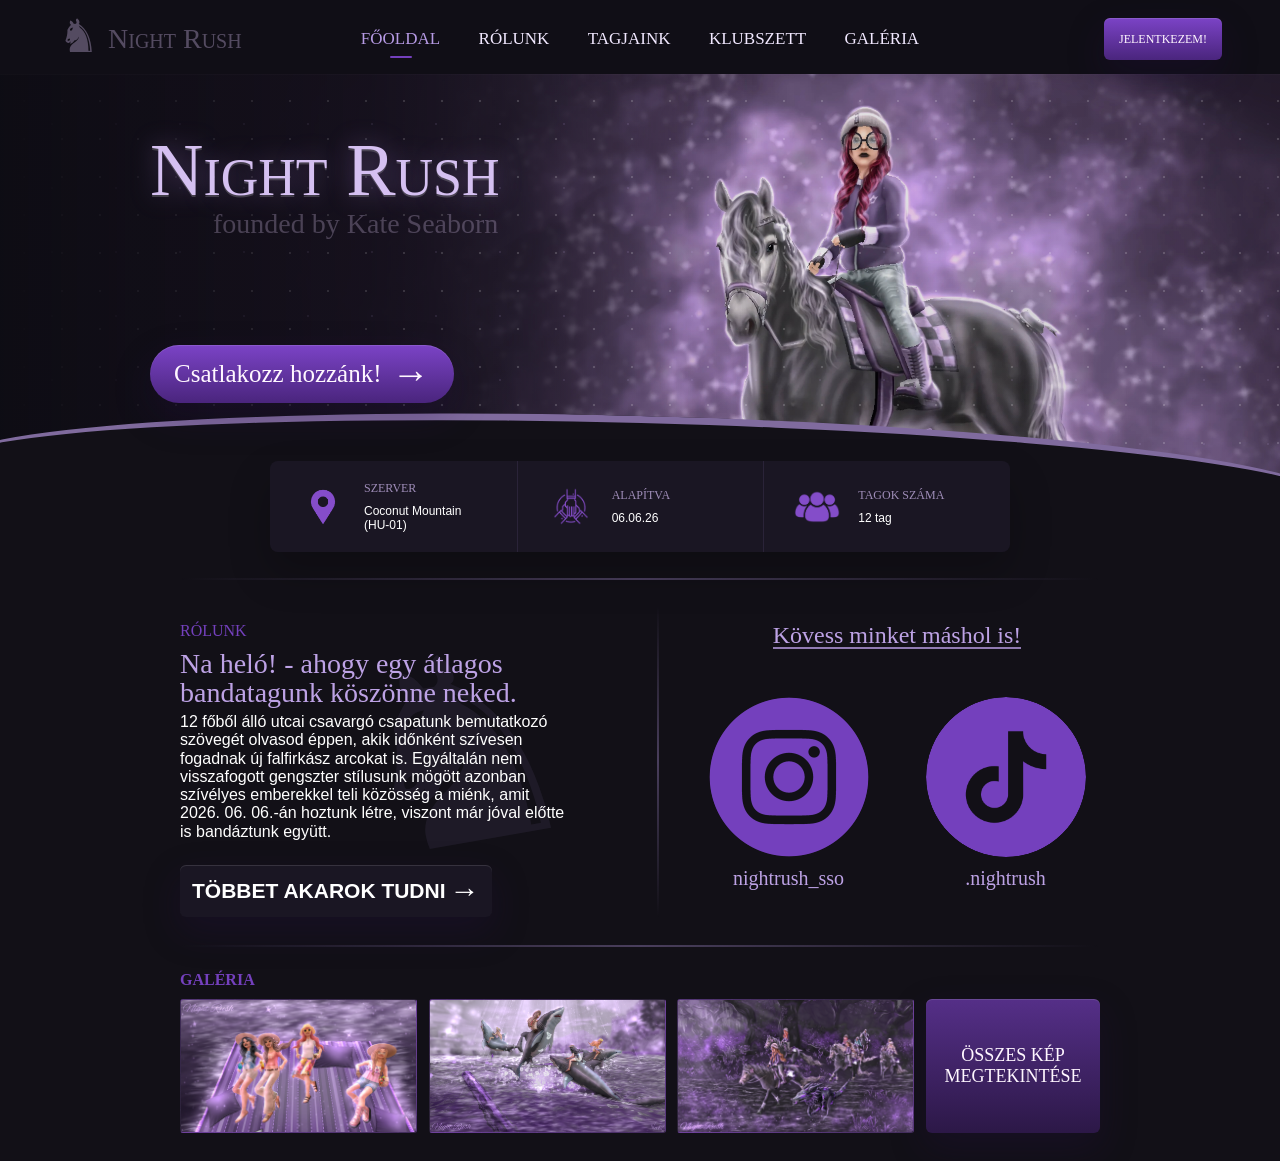
<file: index.html>
﻿<!doctype html>
<html lang="hu">
  <head>
    <meta charset="utf-8">
    <meta name="viewport" content="width=device-width, initial-scale=1">
    <meta property="og:image" content="https://nightrush.hu/assets/images/gallery/gallery-01.png">
    <meta property="og:image:type" content="image/png">
    <meta name="twitter:card" content="summary_large_image">
    <meta name="twitter:image" content="https://nightrush.hu/assets/images/gallery/gallery-01.png">
    <title>Night Rush</title>
    <link rel="icon" type="image/png" href="assets/images/favicon/favicon.png">
    <link rel="stylesheet" href="assets/css/styles.css">
  </head>
  <body>
    <header class="site-header">
      <a class="brand" href="#top" aria-label="Night Rush főoldal">
        <span class="brand-mark">♞</span>
        <span class="brand-name">Night Rush</span>
      </a>

      <nav class="main-nav" aria-label="Fő navigáció">
        <a class="active" href="#top">Főoldal</a>
        <a href="about.html">Rólunk</a>
        <a href="members.html">Tagjaink</a>
        <a href="clubset.html">Klubszett</a>
        <a href="gallery.html">Galéria</a>
      </nav>

      <a class="signup" href="https://forms.gle/75qoNbbadKq58UjFA" target="_blank" rel="noopener noreferrer">Jelentkezem!</a>
    </header>

    <main id="top">
      <section class="hero" aria-label="Night Rush bemutatkozó">
        <div class="hero-copy">
          <h1>Night Rush</h1>
          <p>founded by Kate Seaborn</p>
          <a class="hero-button" href="https://forms.gle/75qoNbbadKq58UjFA" target="_blank" rel="noopener noreferrer">Csatlakozz hozzánk! <span aria-hidden="true">→</span></a>
        </div>
      </section>

      <section class="club-facts" aria-label="Klub adatok">
        <article>
          <div class="fact-icon"><img src="assets/images/icons/icon-location.png" alt=""></div>
          <div>
            <h2>Szerver</h2>
            <p>Coconut Mountain (HU-01)</p>
          </div>
        </article>
        <article>
          <div class="fact-icon"><img src="assets/images/icons/icon-founded.png" alt=""></div>
          <div>
            <h2>Alapítva</h2>
            <p>06.06.26</p>
          </div>
        </article>
        <article>
          <div class="fact-icon"><img src="assets/images/icons/icon-members.png" alt=""></div>
          <div>
            <h2>Tagok száma</h2>
            <p>12 tag</p>
          </div>
        </article>
      </section>

      <section id="rolunk" class="about-social">
        <div class="about">
          <p class="eyebrow">Rólunk</p>
          <h2>Na heló! - ahogy egy átlagos bandatagunk köszönne neked.</h2>
          <p>
            12 főből álló utcai csavargó csapatunk bemutatkozó szövegét olvasod éppen,
            akik időnként szívesen fogadnak új falfirkász arcokat is. Egyáltalán nem
            visszafogott gengszter stílusunk mögött azonban szívélyes emberekkel teli
            közösség a miénk, amit 2026. 06. 06.-án hoztunk létre, viszont már jóval
            előtte is bandáztunk együtt.
          </p>
          <a class="more-link" href="about.html">Többet akarok tudni <span aria-hidden="true">→</span></a>
        </div>

        <div class="social">
          <h2>Kövess minket máshol is!</h2>
          <div class="social-links">
            <a href="https://www.instagram.com/nightrush_sso/" target="_blank" rel="noopener noreferrer" aria-label="Instagram">
              <span class="social-circle">
                <img src="assets/images/icons/instagram.png" alt="">
              </span>
              <span>nightrush_sso</span>
            </a>
            <a href="https://www.tiktok.com/@.nightrush" target="_blank" rel="noopener noreferrer" aria-label="TikTok">
              <span class="social-circle">
                <img src="assets/images/icons/tiktok.png" alt="">
              </span>
              <span>.nightrush</span>
            </a>
          </div>
        </div>
      </section>

      <section id="galeria" class="gallery-section">
        <div class="section-heading">
          <h2>Galéria</h2>
        </div>
        <div class="gallery-row">
          <button class="thumb" type="button" aria-label="Galéria kép 1">
            <img src="assets/images/gallery/gallery-03.png" alt="">
          </button>
          <button class="thumb" type="button" aria-label="Galéria kép 2">
            <img src="assets/images/gallery/gallery-02.png" alt="">
          </button>
          <button class="thumb" type="button" aria-label="Galéria kép 3">
            <img src="assets/images/gallery/gallery-01.png" alt="">
          </button>
          <a class="all-images" href="gallery.html">Összes kép megtekintése</a>
        </div>
      </section>
    </main>
  </body>
</html>
</file>
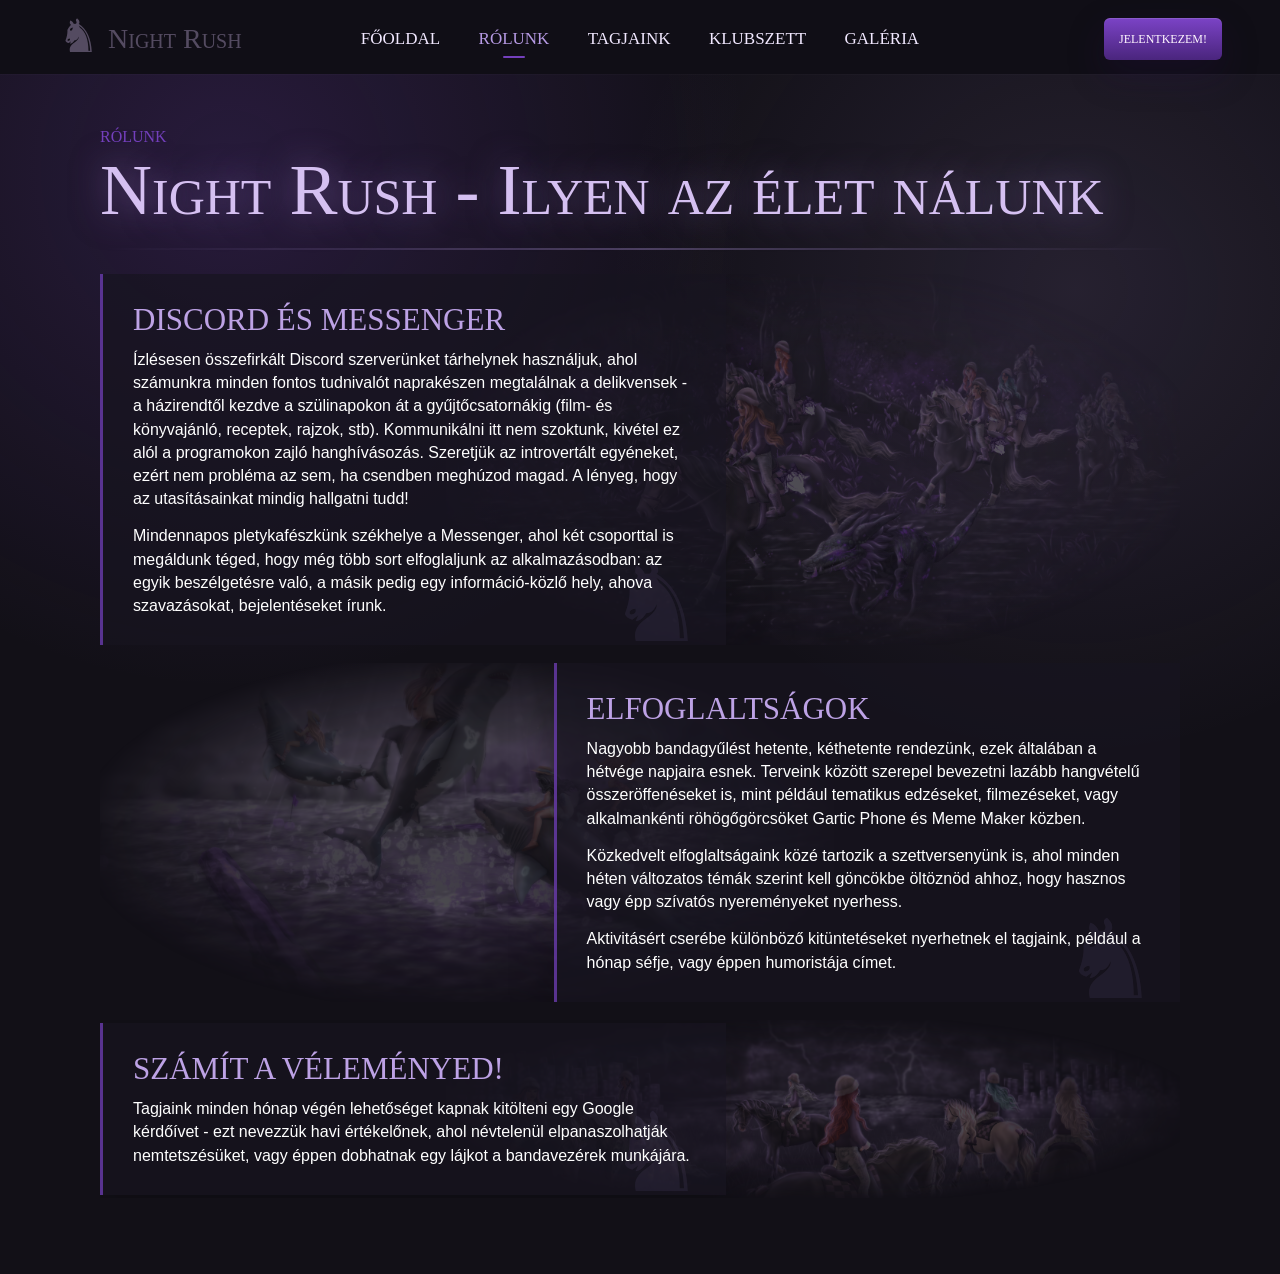
<file: about.html>
﻿<!doctype html>
<html lang="hu">
  <head>
    <meta charset="utf-8">
    <meta name="viewport" content="width=device-width, initial-scale=1">
    <meta property="og:image" content="https://nightrush.hu/assets/images/gallery/gallery-01.png">
    <meta property="og:image:type" content="image/png">
    <meta name="twitter:card" content="summary_large_image">
    <meta name="twitter:image" content="https://nightrush.hu/assets/images/gallery/gallery-01.png">
    <title>Night Rush - Rólunk</title>
    <link rel="icon" type="image/png" href="assets/images/favicon/favicon.png">
    <link rel="stylesheet" href="assets/css/styles.css">
  </head>
  <body>
    <header class="site-header">
      <a class="brand" href="index.html" aria-label="Night Rush főoldal">
        <span class="brand-mark">♞</span>
        <span class="brand-name">Night Rush</span>
      </a>

      <nav class="main-nav" aria-label="Fő navigáció">
        <a href="index.html">Főoldal</a>
        <a class="active" href="about.html">Rólunk</a>
        <a href="members.html">Tagjaink</a>
        <a href="clubset.html">Klubszett</a>
        <a href="gallery.html">Galéria</a>
      </nav>

      <a class="signup" href="https://forms.gle/75qoNbbadKq58UjFA" target="_blank" rel="noopener noreferrer">Jelentkezem!</a>
    </header>

    <main class="about-page">
      <section class="about-hero" aria-label="Rólunk fejléc">
        <p class="eyebrow">Rólunk</p>
        <h1>Night Rush - Ilyen az élet nálunk</h1>
      </section>

      <section class="story-list" aria-label="Night Rush bemutatkozás">
        <article class="story-block">
          <div class="story-copy">
            <h2>DISCORD ÉS MESSENGER</h2>
            <p>
              Ízlésesen összefirkált Discord szerverünket tárhelynek használjuk, ahol
              számunkra minden fontos tudnivalót naprakészen megtalálnak a delikvensek -
              a házirendtől kezdve a szülinapokon át a gyűjtőcsatornákig (film- és
              könyvajánló, receptek, rajzok, stb). Kommunikálni itt nem szoktunk, kivétel
              ez alól a programokon zajló hanghívásozás. Szeretjük az introvertált
              egyéneket, ezért nem probléma az sem, ha csendben meghúzod magad. A lényeg,
              hogy az utasításainkat mindig hallgatni tudd!
            </p>
            <p>
              Mindennapos pletykafészkünk székhelye a Messenger, ahol két csoporttal is
              megáldunk téged, hogy még több sort elfoglaljunk az alkalmazásodban: az
              egyik beszélgetésre való, a másik pedig egy információ-közlő hely, ahova
              szavazásokat, bejelentéseket írunk.
            </p>
          </div>
        </article>

        <article class="story-block align-right">
          <div class="story-copy">
            <h2>ELFOGLALTSÁGOK</h2>
            <p>
              Nagyobb bandagyűlést hetente, kéthetente rendezünk, ezek általában a
              hétvége napjaira esnek. Terveink között szerepel bevezetni lazább
              hangvételű összeröffenéseket is, mint például tematikus edzéseket,
              filmezéseket, vagy alkalmankénti röhögőgörcsöket Gartic Phone és Meme
              Maker közben.
            </p>
            <p>
              Közkedvelt elfoglaltságaink közé tartozik a szettversenyünk is, ahol
              minden héten változatos témák szerint kell göncökbe öltöznöd ahhoz, hogy
              hasznos vagy épp szívatós nyereményeket nyerhess.
            </p>
            <p>
              Aktivitásért cserébe különböző kitüntetéseket nyerhetnek el tagjaink,
              például a hónap séfje, vagy éppen humoristája címet.
            </p>
          </div>
        </article>

        <article class="story-block">
          <div class="story-copy">
            <h2>SZÁMÍT A VÉLEMÉNYED!</h2>
            <p>
              Tagjaink minden hónap végén lehetőséget kapnak kitölteni egy Google
              kérdőívet - ezt nevezzük havi értékelőnek, ahol névtelenül elpanaszolhatják
              nemtetszésüket, vagy éppen dobhatnak egy lájkot a bandavezérek munkájára.
            </p>
          </div>
        </article>
      </section>
    </main>
  </body>
</html>
</file>
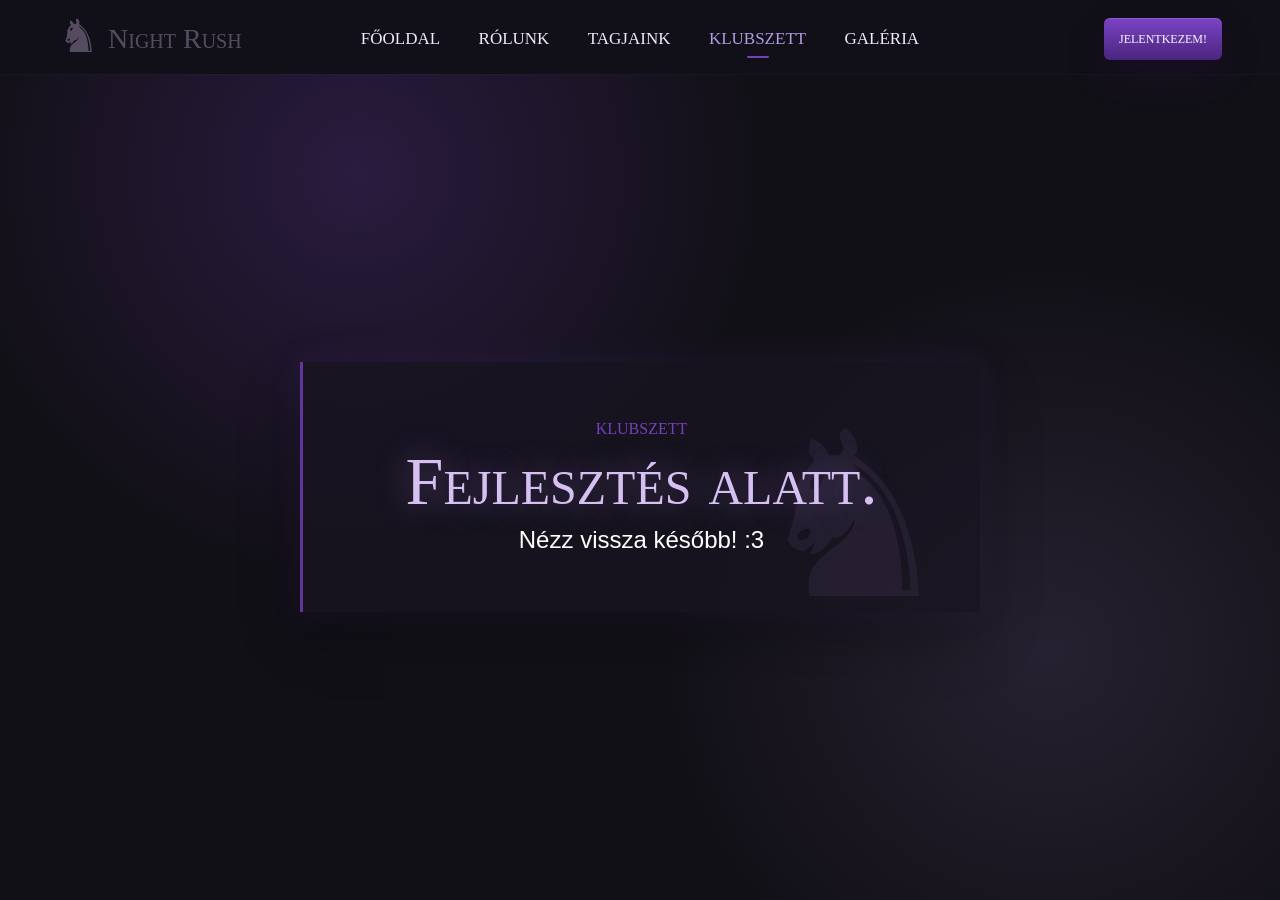
<file: clubset.html>
﻿<!doctype html>
<html lang="hu">
  <head>
    <meta charset="utf-8">
    <meta name="viewport" content="width=device-width, initial-scale=1">
    <meta property="og:image" content="https://nightrush.hu/assets/images/gallery/gallery-01.png">
    <meta property="og:image:type" content="image/png">
    <meta name="twitter:card" content="summary_large_image">
    <meta name="twitter:image" content="https://nightrush.hu/assets/images/gallery/gallery-01.png">
    <title>Night Rush - Klubszett</title>
    <link rel="icon" type="image/png" href="assets/images/favicon/favicon.png">
    <link rel="stylesheet" href="assets/css/styles.css">
  </head>
  <body>
    <header class="site-header">
      <a class="brand" href="index.html" aria-label="Night Rush főoldal">
        <span class="brand-mark">♞</span>
        <span class="brand-name">Night Rush</span>
      </a>

      <nav class="main-nav" aria-label="Fő navigáció">
        <a href="index.html">Főoldal</a>
        <a href="about.html">Rólunk</a>
        <a href="members.html">Tagjaink</a>
        <a class="active" href="clubset.html">Klubszett</a>
        <a href="gallery.html">Galéria</a>
      </nav>

      <a class="signup" href="https://forms.gle/75qoNbbadKq58UjFA" target="_blank" rel="noopener noreferrer">Jelentkezem!</a>
    </header>

    <main class="placeholder-page">
      <section class="placeholder-panel" aria-label="Klubszett fejlesztés alatt">
        <p class="eyebrow">Klubszett</p>
        <h1>Fejlesztés alatt.</h1>
        <p>Nézz vissza később! :3 </p>
      </section>
    </main>
  </body>
</html>
</file>
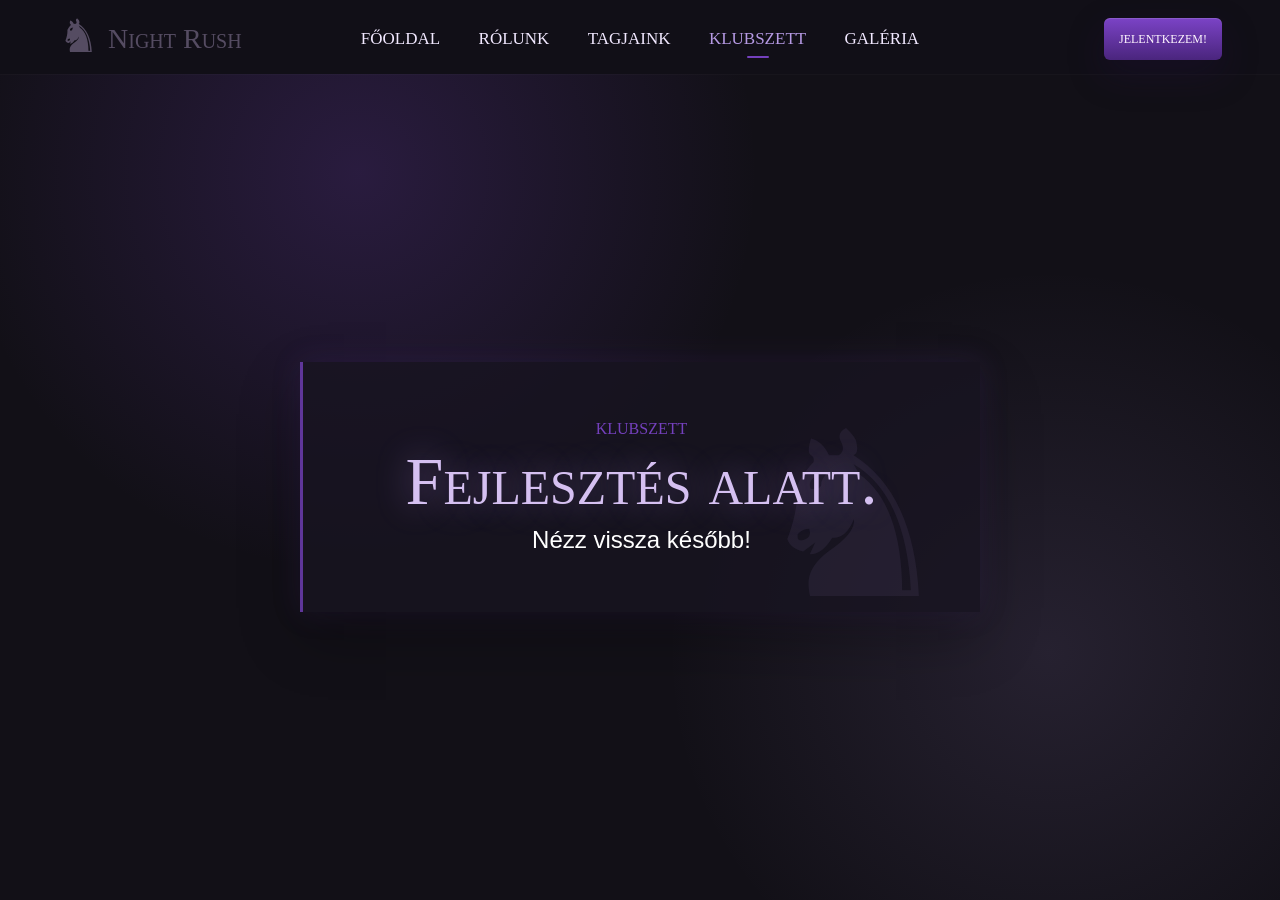
<file: night-rush/clubset.html>
﻿<!doctype html>
<html lang="hu">
  <head>
    <meta charset="utf-8">
    <meta name="viewport" content="width=device-width, initial-scale=1">
    <title>Night Rush - Klubszett</title>
    <link rel="icon" type="image/png" href="favicon.png">
    <link rel="stylesheet" href="styles.css">
  </head>
  <body>
    <header class="site-header">
      <a class="brand" href="index.html" aria-label="Night Rush főoldal">
        <span class="brand-mark">♞</span>
        <span class="brand-name">Night Rush</span>
      </a>

      <nav class="main-nav" aria-label="Fő navigáció">
        <a href="index.html">Főoldal</a>
        <a href="about.html">Rólunk</a>
        <a href="members.html">Tagjaink</a>
        <a class="active" href="clubset.html">Klubszett</a>
        <a href="gallery.html">Galéria</a>
      </nav>

      <a class="signup" href="https://l.instagram.com/?u=https%3A%2F%2Fforms.gle%2FSHaKn915wKjyjQxG9%3Futm_source%3Dig%26utm_medium%3Dsocial%26utm_content%3Dlink_in_bio%26fbclid%3DPAZXh0bgNhZW0CMTEAc3J0YwZhcHBfaWQPOTM2NjE5NzQzMzkyNDU5AAGnLnoHaN5NuX6MIsAoJuYFFS6dMUvovTOfjFdRw7I2v9aJ-uq4dEeVnBawFtA_aem_dSKVIleX3c2ndOFH0dGpqg&e=AUBV46CCBtbFQHq004HUrLaMpmKb7VrA4uUzdfPHMlNv0bK4fb96FV8Ngfit9WtfaIc7hXgrzhkhtYWcp5ZnvWovMsER_MjlGZIw_nQCyIw9JjsWzvC9hpmP2lm9jGzvqNTI8eM" target="_blank" rel="noopener noreferrer">Jelentkezem!</a>
    </header>

    <main class="placeholder-page">
      <section class="placeholder-panel" aria-label="Klubszett fejlesztés alatt">
        <p class="eyebrow">Klubszett</p>
        <h1>Fejlesztés alatt.</h1>
        <p>Nézz vissza később!</p>
      </section>
    </main>
  </body>
</html>
</file>
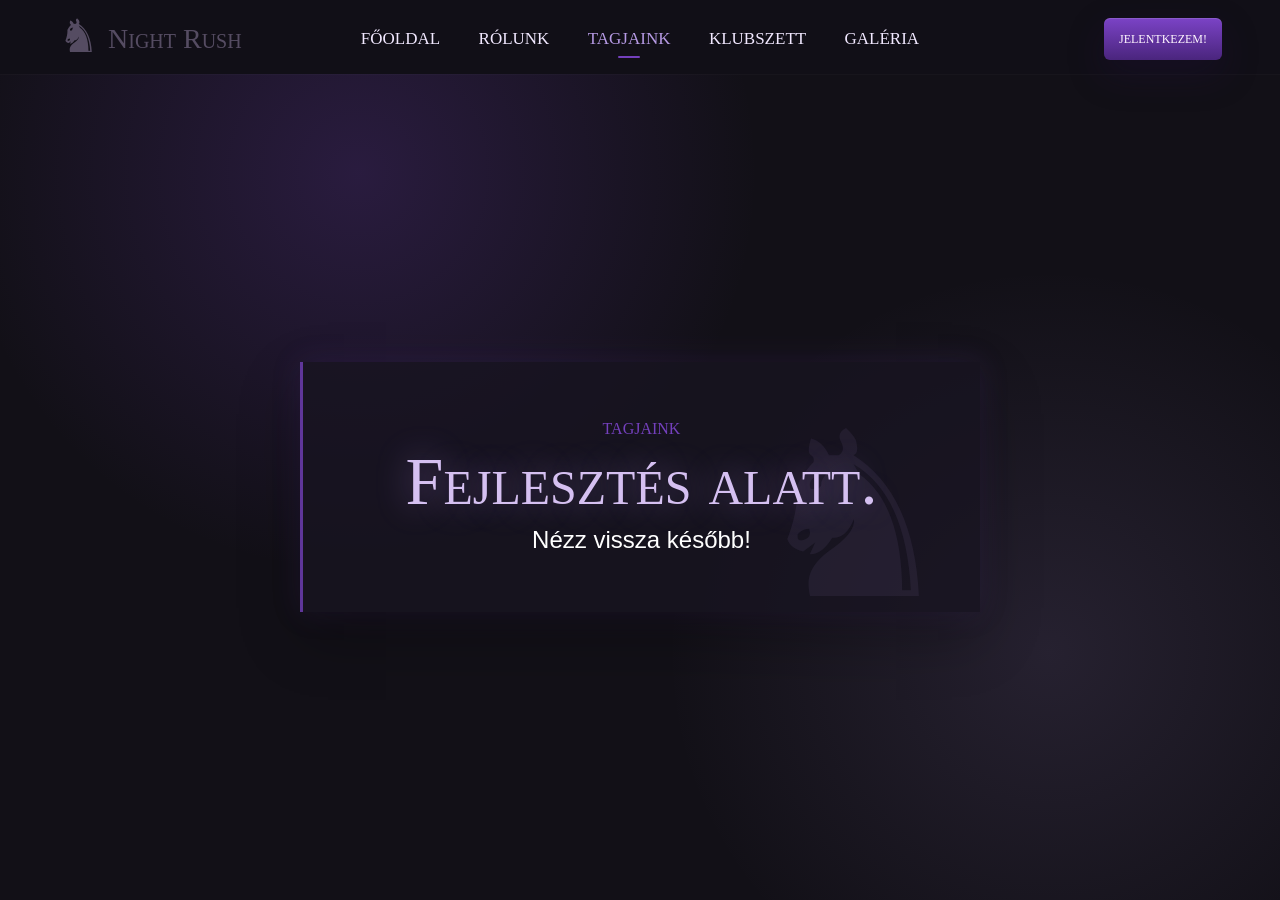
<file: night-rush/members.html>
﻿<!doctype html>
<html lang="hu">
  <head>
    <meta charset="utf-8">
    <meta name="viewport" content="width=device-width, initial-scale=1">
    <title>Night Rush - Tagjaink</title>
    <link rel="icon" type="image/png" href="favicon.png">
    <link rel="stylesheet" href="styles.css">
  </head>
  <body>
    <header class="site-header">
      <a class="brand" href="index.html" aria-label="Night Rush főoldal">
        <span class="brand-mark">♞</span>
        <span class="brand-name">Night Rush</span>
      </a>

      <nav class="main-nav" aria-label="Fő navigáció">
        <a href="index.html">Főoldal</a>
        <a href="about.html">Rólunk</a>
        <a class="active" href="members.html">Tagjaink</a>
        <a href="clubset.html">Klubszett</a>
        <a href="gallery.html">Galéria</a>
      </nav>

      <a class="signup" href="https://l.instagram.com/?u=https%3A%2F%2Fforms.gle%2FSHaKn915wKjyjQxG9%3Futm_source%3Dig%26utm_medium%3Dsocial%26utm_content%3Dlink_in_bio%26fbclid%3DPAZXh0bgNhZW0CMTEAc3J0YwZhcHBfaWQPOTM2NjE5NzQzMzkyNDU5AAGnLnoHaN5NuX6MIsAoJuYFFS6dMUvovTOfjFdRw7I2v9aJ-uq4dEeVnBawFtA_aem_dSKVIleX3c2ndOFH0dGpqg&e=AUBV46CCBtbFQHq004HUrLaMpmKb7VrA4uUzdfPHMlNv0bK4fb96FV8Ngfit9WtfaIc7hXgrzhkhtYWcp5ZnvWovMsER_MjlGZIw_nQCyIw9JjsWzvC9hpmP2lm9jGzvqNTI8eM" target="_blank" rel="noopener noreferrer">Jelentkezem!</a>
    </header>

    <main class="placeholder-page">
      <section class="placeholder-panel" aria-label="Tagjaink fejlesztés alatt">
        <p class="eyebrow">Tagjaink</p>
        <h1>Fejlesztés alatt.</h1>
        <p>Nézz vissza később!</p>
      </section>
    </main>
  </body>
</html>
</file>
<file: assets/css/styles.css>
﻿:root {
  --bg: #121017;
  --bg-deep: #0f0d15;
  --panel: #181420;
  --panel-soft: #1f182a;
  --text: #f1e8ff;
  --muted: #9f8db8;
  --purple: #7440bd;
  --purple-soft: #b69ae4;
  --purple-dark: #3b2062;
  --line: rgba(182, 154, 228, 0.34);
}

* {
  box-sizing: border-box;
}

[hidden] {
  display: none !important;
}

html {
  scroll-behavior: smooth;
}

body {
  margin: 0;
  background: var(--bg);
  color: var(--text);
  font-family: Georgia, "Times New Roman", serif;
  animation: page-fade 700ms ease both;
}

a {
  color: inherit;
  text-decoration: none;
}

.site-header {
  position: sticky;
  top: 0;
  z-index: 10;
  height: 74px;
  display: grid;
  grid-template-columns: minmax(190px, 1fr) auto minmax(150px, 1fr);
  align-items: center;
  gap: 24px;
  padding: 0 clamp(20px, 5vw, 58px);
  background: rgba(17, 15, 23, 0.96);
  box-shadow: 0 1px 0 rgba(255, 255, 255, 0.02);
  animation: slide-down 650ms ease both;
}

.brand {
  display: inline-flex;
  align-items: center;
  gap: 9px;
  width: max-content;
  color: rgba(197, 177, 222, 0.38);
}

.brand-mark {
  font-size: 46px;
  line-height: 1;
  transform: translateY(-2px);
}

.brand-name {
  font-size: clamp(20px, 2.4vw, 28px);
  font-variant: small-caps;
  letter-spacing: 0;
}

.main-nav {
  display: flex;
  align-items: center;
  justify-content: center;
  gap: clamp(18px, 3vw, 42px);
  font-size: clamp(15px, 1.35vw, 17px);
  text-transform: uppercase;
}

.main-nav a {
  position: relative;
  color: #f1e8ff;
  padding: 29px 0;
}

.main-nav a.active,
.main-nav a:hover {
  color: var(--purple-soft);
}

.main-nav a.active::after,
.main-nav a:hover::after {
  content: "";
  position: absolute;
  left: 50%;
  bottom: 20px;
  width: 22px;
  height: 2px;
  transform: translateX(-50%);
  background: var(--purple);
  border-radius: 999px;
}

.signup,
.hero-button,
.more-link,
.all-images {
  display: inline-flex;
  align-items: center;
  justify-content: center;
  min-height: 42px;
  border-radius: 6px;
  background: linear-gradient(180deg, #7b43c6, #4a257d);
  box-shadow: inset 0 1px 0 rgba(255, 255, 255, 0.12), 0 14px 36px rgba(38, 14, 72, 0.26);
  color: #fff7ff;
  transition: transform 420ms cubic-bezier(0.16, 1, 0.3, 1), filter 420ms ease, box-shadow 420ms ease;
  animation: button-breathe 4.6s ease-in-out infinite;
}

.signup:hover,
.hero-button:hover,
.more-link:hover,
.all-images:hover {
  transform: translateY(-3px) scale(1.025);
  filter: brightness(1.12);
  box-shadow: inset 0 1px 0 rgba(255, 255, 255, 0.16), 0 18px 42px rgba(116, 64, 189, 0.38);
}

.signup {
  justify-self: end;
  min-width: 114px;
  padding: 0 15px;
  font-size: 12px;
  text-transform: uppercase;
}

.hero {
  position: relative;
  min-height: 410px;
  display: grid;
  grid-template-columns: minmax(320px, 0.9fr) minmax(260px, 1fr);
  align-items: center;
  gap: 26px;
  overflow: hidden;
  padding: 62px clamp(28px, 14vw, 150px) 82px;
  background:
    linear-gradient(90deg, rgba(12, 11, 18, 0.94) 0%, rgba(15, 12, 22, 0.76) 29%, rgba(27, 18, 38, 0.1) 60%, rgba(18, 14, 25, 0.22) 100%),
    url("../images/backgrounds/hero-bg.png");
  background-size: cover;
  background-position: center, 52% 38%;
  animation: hero-glow 7.2s ease-in-out infinite alternate, hero-pan 18s ease-in-out infinite alternate;
}

.hero::before {
  content: "";
  position: absolute;
  inset: 0;
  background-image:
    radial-gradient(circle, rgba(255, 255, 255, 0.52) 0 1px, transparent 1.6px),
    radial-gradient(circle, rgba(197, 174, 233, 0.36) 0 1px, transparent 1.5px);
  background-size: 38px 38px, 64px 64px;
  background-position: 5px 8px, 20px 18px;
  mask-image: linear-gradient(90deg, transparent 0%, black 38%, black 100%);
  opacity: 0.33;
  animation: stars-drift 16s linear infinite, star-pulse 5.8s ease-in-out infinite;
}

.hero::after {
  content: "";
  position: absolute;
  left: -4vw;
  right: -4vw;
  bottom: -30px;
  height: 92px;
  background: var(--bg);
  border-top: 7px solid rgba(171, 143, 211, 0.72);
  border-radius: 50% 50% 0 0 / 66% 66% 0 0;
  transform: rotate(1.5deg);
}

.hero-copy {
  position: relative;
  z-index: 1;
  max-width: 450px;
  animation: rise-in 1100ms 140ms cubic-bezier(0.16, 1, 0.3, 1) both;
}

.hero h1 {
  margin: 0;
  color: #d5c0f1;
  font-size: clamp(56px, 7vw, 74px);
  font-weight: 400;
  line-height: 0.92;
  text-shadow: 0 2px 0 rgba(255, 255, 255, 0.18), 0 0 26px rgba(178, 137, 230, 0.4);
  font-variant: small-caps;
  animation: title-aura 4.8s ease-in-out infinite;
}

.hero p {
  margin: 4px 0 105px 63px;
  color: rgba(181, 164, 199, 0.34);
  font-size: clamp(20px, 2.4vw, 28px);
}

.hero-button {
  min-width: 268px;
  min-height: 58px;
  padding: 0 24px;
  border-radius: 999px;
  font-size: 25px;
  animation-delay: 700ms;
}

.hero-button span {
  margin-left: 10px;
  font-size: 38px;
  line-height: 0;
}

.club-facts {
  position: relative;
  z-index: 2;
  width: min(740px, calc(100% - 36px));
  margin: -24px auto 26px;
  display: grid;
  grid-template-columns: repeat(3, 1fr);
  background: rgba(28, 23, 37, 0.96);
  border-radius: 8px;
  box-shadow: 0 20px 42px rgba(0, 0, 0, 0.22);
  animation: rise-in 1050ms 260ms cubic-bezier(0.16, 1, 0.3, 1) both, panel-glow 5.6s ease-in-out infinite;
}

.club-facts article {
  min-height: 86px;
  display: flex;
  align-items: center;
  gap: 18px;
  padding: 20px 30px;
}

.club-facts article + article {
  border-left: 1px solid rgba(165, 134, 211, 0.12);
}

.fact-icon {
  color: var(--purple);
  width: 46px;
  height: 46px;
  display: grid;
  place-items: center;
  flex: 0 0 46px;
  font-size: 42px;
  line-height: 1;
  animation: icon-pulse 3.8s ease-in-out infinite;
}

.fact-icon img {
  width: 100%;
  height: 100%;
  display: block;
  object-fit: contain;
  mix-blend-mode: screen;
}

.club-facts h2 {
  margin: 0 0 8px;
  color: var(--muted);
  font-size: 12px;
  font-weight: 400;
  text-transform: uppercase;
}

.club-facts p {
  margin: 0;
  color: #fff;
  font-family: "Trebuchet MS", Arial, Helvetica, sans-serif;
  font-size: 12px;
}

.about-social,
.gallery-section {
  width: min(920px, calc(100% - 38px));
  margin: 0 auto;
}

.about-social {
  position: relative;
  display: grid;
  grid-template-columns: minmax(280px, 1fr) minmax(280px, 1fr);
  gap: 34px;
  padding-top: 25px;
  border-top: 2px solid transparent;
  border-image: linear-gradient(90deg, transparent, var(--line), transparent) 1;
  animation: rise-in 1080ms 380ms cubic-bezier(0.16, 1, 0.3, 1) both;
}

.about-social::before {
  content: "♞";
  position: absolute;
  left: clamp(38px, 17vw, 166px);
  top: 44px;
  color: rgba(182, 154, 228, 0.08);
  font-size: clamp(145px, 22vw, 260px);
  line-height: 1;
  transform: rotate(-10deg);
  pointer-events: none;
  animation: ghost-horse 8s ease-in-out infinite;
}

.about {
  position: relative;
  z-index: 1;
  padding: 17px 54px 0 0;
}

.eyebrow,
.section-heading h2 {
  margin: 0 0 10px;
  color: var(--purple);
  font-size: 16px;
  text-transform: uppercase;
}

.about h2 {
  margin: 0 0 6px;
  color: #bda2e5;
  font-size: clamp(25px, 3vw, 28px);
  line-height: 1.02;
  font-weight: 400;
}

.about p:not(.eyebrow) {
  margin: 0;
  max-width: 460px;
  color: #fff;
  font-family: "Trebuchet MS", Arial, Helvetica, sans-serif;
  font-size: 16px;
  line-height: 1.14;
}

.more-link {
  min-width: 290px;
  min-height: 52px;
  margin-top: 24px;
  padding: 0 12px;
  background: rgba(28, 23, 37, 0.92);
  color: #fff;
  font-family: "Trebuchet MS", Arial, Helvetica, sans-serif;
  font-size: 21px;
  font-weight: 700;
  text-transform: uppercase;
  animation-delay: 1300ms;
}

.more-link span {
  margin-left: 4px;
  font-size: 30px;
}

.social {
  position: relative;
  z-index: 1;
  border-left: 2px solid transparent;
  border-image: linear-gradient(180deg, transparent, var(--line), transparent) 1;
  padding: 18px 0 0 35px;
  text-align: center;
}

.social h2 {
  display: inline-block;
  margin: 0 0 48px;
  color: #bda2e5;
  font-size: clamp(22px, 2.8vw, 24px);
  font-weight: 400;
  line-height: 1;
  border-bottom: 2px solid rgba(181, 154, 223, 0.78);
}

.social-links {
  display: grid;
  grid-template-columns: repeat(2, minmax(130px, 1fr));
  gap: 28px;
  align-items: start;
}

.social-links a {
  display: grid;
  justify-items: center;
  gap: 10px;
  color: #bda2e5;
  font-size: 20px;
  animation: social-rise 1.1s cubic-bezier(0.16, 1, 0.3, 1) both;
}

.social-links a:nth-child(2) {
  animation-delay: 160ms;
}

.social-circle {
  width: min(160px, 100%);
  aspect-ratio: 1;
  display: grid;
  place-items: center;
  border-radius: 50%;
  background: transparent;
  color: #17121d;
  line-height: 1;
  overflow: hidden;
  transition: transform 520ms cubic-bezier(0.16, 1, 0.3, 1), box-shadow 520ms ease, filter 520ms ease;
}

.social-circle img {
  width: 100%;
  height: 100%;
  display: block;
  border-radius: 50%;
  object-fit: cover;
  object-position: center;
}

.social-links a:hover .social-circle {
  box-shadow: 0 0 46px rgba(176, 0, 255, 0.58);
  filter: brightness(1.08) saturate(1.08);
  transform: translateY(-8px) scale(1.055);
}

.gallery-section {
  margin-top: 28px;
  padding: 24px 0 28px;
  border-top: 2px solid transparent;
  border-image: linear-gradient(90deg, transparent, var(--line), transparent) 1;
  animation: rise-in 1080ms 480ms cubic-bezier(0.16, 1, 0.3, 1) both;
}

.gallery-row {
  display: grid;
  grid-template-columns: repeat(3, minmax(120px, 1fr)) 174px;
  gap: 12px;
  align-items: stretch;
}

.thumb {
  min-height: 95px;
  display: grid;
  place-items: center;
  overflow: hidden;
  padding: 0;
  border: 1px solid rgba(184, 153, 230, 0.12);
  border-radius: 3px;
  background:
    linear-gradient(135deg, rgba(132, 69, 196, 0.72), rgba(20, 16, 28, 0.88)),
    repeating-linear-gradient(45deg, transparent 0 12px, rgba(255, 255, 255, 0.08) 12px 13px);
  color: rgba(255, 255, 255, 0.68);
  cursor: pointer;
  font-family: inherit;
  font-size: 12px;
  text-transform: uppercase;
  position: relative;
  transition: transform 520ms cubic-bezier(0.16, 1, 0.3, 1), filter 520ms ease, box-shadow 520ms ease;
  animation: thumb-enter 980ms cubic-bezier(0.16, 1, 0.3, 1) both;
}

.thumb img {
  width: 100%;
  height: 100%;
  min-height: 95px;
  display: block;
  object-fit: cover;
}

.thumb::before {
  content: "";
  position: absolute;
  inset: -40%;
  background: linear-gradient(110deg, transparent 38%, rgba(255, 255, 255, 0.18), transparent 62%);
  opacity: 0;
  transform: translateX(-36%);
  animation: thumb-shimmer 6s ease-in-out infinite;
  pointer-events: none;
}

.thumb span,
.thumb img {
  position: relative;
  z-index: 1;
}

.thumb:nth-child(2) {
  animation-delay: 120ms;
}

.thumb:nth-child(3) {
  animation-delay: 240ms;
}

.thumb:nth-child(4) {
  animation-delay: 360ms;
}

.thumb:nth-child(2)::before {
  animation-delay: 800ms;
}

.thumb:nth-child(3)::before {
  animation-delay: 1500ms;
}

.thumb:nth-child(4)::before {
  animation-delay: 2200ms;
}

.thumb:hover {
  box-shadow: 0 16px 36px rgba(0, 0, 0, 0.34), 0 0 22px rgba(116, 64, 189, 0.28);
  filter: brightness(1.16) saturate(1.12);
  transform: translateY(-7px) scale(1.025);
}

.all-images {
  min-height: 95px;
  padding: 10px 14px;
  background: linear-gradient(180deg, #552f88, #2c1847);
  font-size: 18px;
  line-height: 1.15;
  text-align: center;
  text-transform: uppercase;
}

.gallery-page {
  min-height: calc(100vh - 74px);
  padding: 54px clamp(18px, 5vw, 58px) 70px;
  background:
    radial-gradient(circle at 20% 0%, rgba(116, 64, 189, 0.22), transparent 34%),
    radial-gradient(circle at 86% 12%, rgba(182, 154, 228, 0.13), transparent 30%),
    var(--bg);
}

.about-page {
  min-height: calc(100vh - 74px);
  padding: 54px clamp(18px, 5vw, 58px) 76px;
  background:
    radial-gradient(circle at 18% 8%, rgba(116, 64, 189, 0.22), transparent 34%),
    radial-gradient(circle at 84% 18%, rgba(182, 154, 228, 0.12), transparent 32%),
    var(--bg);
}

.about-hero {
  width: min(1080px, 100%);
  margin: 0 auto 24px;
  padding-bottom: 24px;
  border-bottom: 2px solid transparent;
  border-image: linear-gradient(90deg, transparent, var(--line), transparent) 1;
  animation: rise-in 1000ms 120ms cubic-bezier(0.16, 1, 0.3, 1) both;
}

.about-hero h1 {
  margin: 0;
  color: #d5c0f1;
  font-size: clamp(42px, 6vw, 72px);
  font-weight: 400;
  line-height: 0.95;
  font-variant: small-caps;
  text-shadow: 0 0 34px rgba(178, 137, 230, 0.5);
}

.story-list {
  width: min(1080px, 100%);
  margin: 0 auto;
  display: grid;
  gap: 18px;
}

.story-block {
  position: relative;
  display: grid;
  grid-template-columns: minmax(260px, 0.58fr) minmax(180px, 0.42fr);
  align-items: center;
  min-height: 178px;
  overflow: hidden;
  animation: rise-in 1000ms cubic-bezier(0.16, 1, 0.3, 1) both;
}

.story-block::before {
  content: "";
  position: absolute;
  inset: 0 0 0 32%;
  background: var(--story-bg) center / cover no-repeat;
  opacity: 0.24;
  mask-image: radial-gradient(ellipse at center, black 0%, black 36%, transparent 76%);
  pointer-events: none;
}

.story-block:nth-child(2) {
  animation-delay: 120ms;
}

.story-block:nth-child(3) {
  animation-delay: 240ms;
}

.story-block:nth-child(4) {
  animation-delay: 360ms;
}

.story-block.align-right {
  grid-template-columns: minmax(180px, 0.42fr) minmax(260px, 0.58fr);
}

.story-block.align-right::before {
  inset: 0 32% 0 0;
}

.story-block:nth-child(1) {
  --story-bg: url("../images/backgrounds/about-bg-01.png");
}

.story-block:nth-child(2) {
  --story-bg: url("../images/backgrounds/about-bg-02.png");
}

.story-block:nth-child(3) {
  --story-bg: url("../images/backgrounds/about-bg-03.png");
}

.story-block:nth-child(4) {
  --story-bg: url("../images/backgrounds/about-bg-01.png");
}
.story-block:nth-child(2)::before {
  background-position: 24% center;
}

.story-block:nth-child(3)::before {
  background-position: center 22%;
}

.story-block.align-right .story-copy {
  grid-column: 2;
}

.story-copy {
  position: relative;
  z-index: 1;
  padding: 28px 30px;
  border-left: 3px solid rgba(116, 64, 189, 0.72);
  background: rgba(24, 20, 32, 0.7);
  box-shadow: 0 18px 42px rgba(0, 0, 0, 0.22);
}

.story-copy::before {
  content: "♞";
  position: absolute;
  right: 20px;
  bottom: -14px;
  color: rgba(182, 154, 228, 0.08);
  font-size: 110px;
  line-height: 1;
  pointer-events: none;
}

.story-copy h2 {
  position: relative;
  margin: 0 0 10px;
  color: #bda2e5;
  font-size: clamp(24px, 3vw, 31px);
  font-weight: 400;
}

.story-copy p {
  position: relative;
  margin: 0;
  color: #fff;
  font-family: "Trebuchet MS", Arial, Helvetica, sans-serif;
  font-size: 16px;
  line-height: 1.45;
}

.story-copy p + p {
  margin-top: 14px;
}

.gallery-hero {
  width: min(1180px, 100%);
  margin: 0 auto 32px;
  padding-bottom: 24px;
  border-bottom: 2px solid transparent;
  border-image: linear-gradient(90deg, transparent, var(--line), transparent) 1;
  animation: rise-in 1000ms 120ms cubic-bezier(0.16, 1, 0.3, 1) both;
}

.gallery-hero h1 {
  margin: 0;
  color: #d5c0f1;
  font-size: clamp(42px, 6vw, 72px);
  font-weight: 400;
  line-height: 0.95;
  font-variant: small-caps;
  text-shadow: 0 0 34px rgba(178, 137, 230, 0.5);
}

.gallery-grid {
  width: min(1180px, 100%);
  margin: 0 auto;
  display: grid;
  grid-template-columns: repeat(6, 1fr);
  gap: 16px;
}

.gallery-card {
  grid-column: span 3;
  min-height: 270px;
  display: block;
  overflow: hidden;
  padding: 0;
  border: 1px solid rgba(184, 153, 230, 0.18);
  border-radius: 6px;
  background: var(--panel);
  cursor: pointer;
  box-shadow: 0 18px 42px rgba(0, 0, 0, 0.24);
  animation: thumb-enter 1050ms cubic-bezier(0.16, 1, 0.3, 1) both;
  transition: transform 520ms cubic-bezier(0.16, 1, 0.3, 1), filter 520ms ease, box-shadow 520ms ease;
}

.gallery-card:nth-child(2) {
  animation-delay: 140ms;
}

.gallery-card:nth-child(3) {
  animation-delay: 280ms;
}

.gallery-card.wide:nth-child(3) {
  grid-column: 2 / span 4;
}

.gallery-card img {
  width: 100%;
  height: 100%;
  min-height: 270px;
  display: block;
  object-fit: cover;
}

.gallery-card:hover {
  box-shadow: 0 24px 54px rgba(0, 0, 0, 0.34), 0 0 26px rgba(116, 64, 189, 0.28);
  filter: brightness(1.1) saturate(1.08);
  transform: translateY(-8px) scale(1.012);
}

.lightbox {
  position: fixed;
  inset: 0;
  z-index: 40;
  display: grid;
  grid-template-columns: 72px minmax(0, 1fr) 72px;
  align-items: center;
  gap: 18px;
  padding: 42px clamp(18px, 4vw, 54px);
  background: rgba(10, 8, 14, 0.68);
  backdrop-filter: blur(3px);
  opacity: 0;
  pointer-events: none;
  transition: opacity 280ms ease;
}

.lightbox.is-open {
  opacity: 1;
  pointer-events: auto;
}

.lightbox-open {
  overflow: hidden;
}

.lightbox-frame {
  margin: 0;
  display: grid;
  gap: 12px;
  justify-items: center;
  transform: translateY(18px) scale(0.98);
  transition: transform 360ms cubic-bezier(0.16, 1, 0.3, 1);
}

.lightbox.is-open .lightbox-frame {
  transform: translateY(0) scale(1);
}

.lightbox-image {
  max-width: 100%;
  max-height: min(76vh, 760px);
  display: block;
  border: 1px solid rgba(184, 153, 230, 0.22);
  border-radius: 6px;
  object-fit: contain;
  box-shadow: 0 28px 70px rgba(0, 0, 0, 0.48), 0 0 38px rgba(116, 64, 189, 0.22);
}

.lightbox-title {
  color: #bda2e5;
  font-family: "Trebuchet MS", Arial, Helvetica, sans-serif;
  font-size: 16px;
  font-weight: 700;
  text-transform: uppercase;
}

.lightbox-close,
.lightbox-nav {
  border: 0;
  border-radius: 50%;
  background: rgba(116, 64, 189, 0.78);
  color: #fff;
  cursor: pointer;
  font-family: Georgia, "Times New Roman", serif;
  transition: transform 220ms ease, filter 220ms ease, box-shadow 220ms ease;
}

.lightbox-close:hover,
.lightbox-nav:hover {
  filter: brightness(1.12);
  transform: scale(1.08);
  box-shadow: 0 0 34px rgba(116, 64, 189, 0.48);
}

.lightbox-close {
  position: absolute;
  top: 22px;
  right: 24px;
  width: 44px;
  height: 44px;
  font-size: 34px;
  line-height: 1;
}

.lightbox-nav {
  width: 58px;
  height: 58px;
  font-size: 48px;
  line-height: 0.9;
}

.lightbox-prev {
  justify-self: end;
}

.lightbox-next {
  justify-self: start;
}

.placeholder-page {
  min-height: calc(100vh - 74px);
  display: grid;
  place-items: center;
  padding: 52px 18px;
  background:
    radial-gradient(circle at 28% 12%, rgba(116, 64, 189, 0.24), transparent 34%),
    radial-gradient(circle at 82% 70%, rgba(182, 154, 228, 0.12), transparent 32%),
    var(--bg);
}

.placeholder-panel {
  position: relative;
  width: min(680px, 100%);
  padding: clamp(34px, 6vw, 58px);
  overflow: hidden;
  text-align: center;
  background: rgba(24, 20, 32, 0.78);
  border-left: 3px solid rgba(116, 64, 189, 0.78);
  box-shadow: 0 24px 56px rgba(0, 0, 0, 0.28), 0 0 28px rgba(116, 64, 189, 0.15);
  animation: rise-in 1000ms 120ms cubic-bezier(0.16, 1, 0.3, 1) both;
}

.placeholder-panel::before {
  content: "♞";
  position: absolute;
  right: 24px;
  bottom: -22px;
  color: rgba(182, 154, 228, 0.08);
  font-size: clamp(140px, 24vw, 230px);
  line-height: 1;
  pointer-events: none;
}

.placeholder-panel h1 {
  position: relative;
  margin: 0 0 12px;
  color: #d5c0f1;
  font-size: clamp(38px, 6vw, 68px);
  font-weight: 400;
  line-height: 0.98;
  font-variant: small-caps;
  text-shadow: 0 0 34px rgba(178, 137, 230, 0.48);
}

.placeholder-panel p:not(.eyebrow) {
  position: relative;
  margin: 0;
  color: #fff;
  font-family: "Trebuchet MS", Arial, Helvetica, sans-serif;
  font-size: clamp(18px, 2.4vw, 24px);
}

.members-page {
  min-height: calc(100vh - 74px);
  padding: 24px clamp(18px, 5vw, 58px) 60px;
  background:
    radial-gradient(circle at 50% 8%, rgba(116, 64, 189, 0.18), transparent 28%),
    radial-gradient(circle at 72% 62%, rgba(182, 154, 228, 0.08), transparent 34%),
    var(--bg);
}

.members-hero {
  width: min(720px, 100%);
  margin: 0 auto 14px;
  text-align: center;
  animation: rise-in 1000ms 120ms cubic-bezier(0.16, 1, 0.3, 1) both;
}

.members-hero h1 {
  margin: 0;
  color: #d5c0f1;
  font-size: clamp(36px, 5.4vw, 58px);
  font-weight: 400;
  line-height: 0.9;
  font-variant: small-caps;
  text-shadow: 0 0 28px rgba(178, 137, 230, 0.72);
}

.members-hero::after {
  content: "";
  width: min(360px, 72%);
  height: 2px;
  display: block;
  margin: 12px auto 0;
  background: linear-gradient(90deg, transparent, var(--line), transparent);
}

.members-help {
  width: min(700px, 100%);
  margin: 0 auto 24px;
  color: rgba(213, 192, 241, 0.62);
  font-family: "Trebuchet MS", Arial, Helvetica, sans-serif;
  font-size: 14px;
  letter-spacing: 0;
  text-align: center;
  text-shadow: 0 0 14px rgba(178, 99, 255, 0.22);
  animation: rise-in 1000ms 220ms cubic-bezier(0.16, 1, 0.3, 1) both;
}

.members-help p {
  margin: 0;
}

.rank-section {
  width: min(920px, 100%);
  margin: 0 auto 20px;
  text-align: center;
  animation: thumb-enter 900ms cubic-bezier(0.16, 1, 0.3, 1) both;
  max-width: 450px;
}

.members-error {
  width: min(560px, 100%);
  margin: 28px auto 0;
  color: #fff;
  font-family: "Trebuchet MS", Arial, Helvetica, sans-serif;
  font-size: 16px;
  text-align: center;
}

.rank-section h2 {
  margin: 0 0 8px;
  display: flex;
  align-items: center;
  gap: 10px;
  color: #bda2e5;
  font-size: 17px;
  font-weight: 400;
  line-height: 1;
  text-transform: uppercase;
}

.rank-section h2::before,
.rank-section h2::after {
  content: "";
  height: 1px;
  flex: 1;
  background: linear-gradient(90deg, transparent, var(--line));
}

.rank-section h2::after {
  background: linear-gradient(90deg, var(--line), transparent);
}

.member-grid {
  display: grid;
  grid-template-columns: repeat(2, minmax(0, 1fr));
  justify-items: center;
  gap: 14px 20px;;
}

.member-grid.single {
  grid-template-columns: 1fr
}

.member-profile {
  width: 145px;
  position: relative;
  display: block;
  padding-bottom: 18px;
  border: 0;
  background: transparent;
  color: inherit;
  cursor: pointer;
  font: inherit;
  text-align: center;
}

.member-profile:focus-visible {
  outline: 2px solid rgba(182, 154, 228, 0.7);
  outline-offset: 8px;
}

.member-profile img {
  position: relative;
  z-index: 1;
  width: 138px;
  height: 156px;
  display: block;
  margin: 0 auto;
  object-fit: contain;
  filter:
    drop-shadow(0 0 12px rgba(178, 99, 255, 0.88))
    drop-shadow(0 0 28px rgba(116, 64, 189, 0.72))
    brightness(1.08)
    contrast(1.06);
  transition: transform 360ms cubic-bezier(0.16, 1, 0.3, 1), filter 360ms ease;
}

.member-profile:hover img,
.member-profile.is-active img {
  transform: translateY(-9px) scale(1.1);
  filter:
    drop-shadow(0 0 22px rgba(220, 185, 255, 1))
    drop-shadow(0 0 48px rgba(178, 99, 255, 0.95))
    drop-shadow(0 0 72px rgba(116, 64, 189, 0.72))
    brightness(1.22)
    contrast(1.12)
    saturate(1.12);
}

.member-profile h3 {
  position: relative;
  z-index: 2;
  margin: -23px 0 0;
  color: #fff;
  font-size: 18px;
  font-weight: 400;
  line-height: 1;
  text-transform: uppercase;
  text-shadow:
    0 0 8px rgba(15, 13, 21, 0.95),
    0 0 12px rgba(255, 255, 255, 0.52),
    0 0 22px rgba(213, 192, 241, 0.68),
    0 0 32px rgba(178, 99, 255, 0.58);
}

.member-menu-backdrop {
  position: fixed;
  inset: 0;
  z-index: 28;
  display: block;
  border: 0;
  background: rgba(9, 7, 12, 0.54);
  opacity: 0;
  pointer-events: none;
  transition: opacity 220ms ease;
}

.member-menu-open .member-menu-backdrop {
  opacity: 1;
  pointer-events: auto;
}

.member-menu {
  position: fixed;
  left: 50%;
  top: 50%;
  z-index: 29;
  width: calc(100vw - 32px);
  min-height: 340px;
  display: grid;
  grid-template-columns: 1fr;
  gap: 10px;
  padding: 24px 16px;
  border: 2px solid rgba(178, 99, 255, 0.78);
  border-radius: 8px;
  background:
    linear-gradient(130deg, rgba(23, 20, 30, 0.96), rgba(31, 24, 42, 0.94)),
    var(--panel);
  box-shadow:
    0 28px 80px rgba(0, 0, 0, 0.56),
    0 0 28px rgba(178, 99, 255, 0.82),
    0 0 58px rgba(116, 64, 189, 0.7),
    inset 0 0 22px rgba(178, 99, 255, 0.16);
  color: #fff;
  opacity: 0;
  pointer-events: none;
  transform: translate(-50%, -46%) scale(0.96);
  transition: opacity 220ms ease, transform 260ms cubic-bezier(0.16, 1, 0.3, 1);
}

.member-menu[aria-hidden="false"] {
  opacity: 1;
  pointer-events: auto;
  transform: translate(-50%, -50%) scale(1);
}

.member-menu-close {
  position: absolute;
  top: 9px;
  right: 11px;
  width: 28px;
  height: 28px;
  display: grid;
  place-items: center;
  border: 0;
  background: transparent;
  color: #d5c0f1;
  cursor: pointer;
  font-family: Georgia, "Times New Roman", serif;
  font-size: 29px;
  line-height: 1;
}

.member-menu-image-wrap {
  display: grid;
  align-items: start;
  justify-items: center;
  align-content: start;
  gap: 0;
  min-height: 255px;
  position: relative;
  width: 100%;
}

.member-menu-image {
  width: min(215px, 100%);
  max-height: 190px;
  display: block;
  object-fit: contain;
  position: relative;
  z-index: 1;
  filter:
    drop-shadow(0 0 14px rgba(178, 99, 255, 0.68))
    drop-shadow(0 0 30px rgba(116, 64, 189, 0.45));
  margin: 0 auto;
}

.member-menu-nickname {
  width: min(215px, 100%);
  margin-top: -30px;
  color: #fff;
  font-family: "Segoe Script", "Bradley Hand ITC", "Comic Sans MS", cursive;
  font-size: 37px;
  font-style: italic;
  font-weight: 700;
  line-height: 0.95;
  position: relative;
  z-index: 3;
  text-align: center;
  text-shadow:
    0 0 10px rgba(15, 13, 21, 0.96),
    0 0 16px rgba(178, 99, 255, 0.88),
    0 0 30px rgba(255, 255, 255, 0.2);
}

.member-menu-sign {
  width: min(215px, 100%);
  display: grid;
  justify-items: center;
  gap: 7px;
  margin-top: 8px;
  color: #f4efff;
  text-align: center;
  position: relative;
  z-index: 3;
  text-shadow:
    0 0 10px rgba(15, 13, 21, 0.95),
    0 0 14px rgba(178, 99, 255, 0.82),
    0 0 28px rgba(255, 255, 255, 0.2);
}

.member-menu-meta {
  display: inline-flex;
  align-items: center;
  justify-content: center;
  gap: 9px;
  color: #d5c0f1;
  font-family: "Trebuchet MS", Arial, Helvetica, sans-serif;
  font-size: 24px;
  font-weight: 700;
  line-height: 1;
}

.member-menu-meta span,
.member-menu-meta strong {
  font: inherit;
  line-height: 1;
}

.member-menu-meta.has-one-item span[aria-hidden="true"] {
  display: none;
}

.member-menu-socials {
  display: flex;
  align-items: center;
  justify-content: center;
  gap: 13px;
  margin-top: 9px;
}

.member-menu-socials a {
  width: 36px;
  height: 36px;
  display: grid;
  place-items: center;
  border-radius: 50%;
  filter:
    drop-shadow(0 0 5px rgba(255, 255, 255, 0.62))
    drop-shadow(0 0 11px rgba(232, 220, 255, 0.45))
    drop-shadow(0 0 17px rgba(178, 99, 255, 0.46));
  transition: transform 180ms ease, filter 180ms ease;
}

.member-menu-socials a:hover,
.member-menu-socials a:focus-visible {
  transform: translateY(-2px) scale(1.12);
  filter:
    drop-shadow(0 0 7px rgba(255, 255, 255, 0.86))
    drop-shadow(0 0 15px rgba(238, 229, 255, 0.62))
    drop-shadow(0 0 24px rgba(178, 99, 255, 0.58));
}

.member-menu-socials a:focus-visible {
  outline: 2px solid rgba(213, 192, 241, 0.78);
  outline-offset: 4px;
}

.member-menu-socials img {
  width: 100%;
  height: 100%;
  display: block;
  object-fit: contain;
}

.member-menu-copy {
  align-self: center;
  text-align: center;
}

.member-menu-copy h3 {
  margin: 0 0 2px;
  color: #e2d2f5;
  font-size: clamp(31px, 4vw, 42px);
  font-weight: 400;
  line-height: 0.96;
  text-shadow: 0 0 18px rgba(178, 137, 230, 0.48);
}

.member-menu-role {
  margin: 0 0 18px;
  color: var(--purple-soft);
  font-size: 16px;
  font-weight: 700;
}

.member-menu dl {
  display: grid;
  gap: 12px;
  margin: 0;
  font-family: "Trebuchet MS", Arial, Helvetica, sans-serif;
}

.member-menu dl div {
  display: grid;
  gap: 2px;
}

.member-menu dt {
  color: #c7a9ee;
  font-family: Georgia, "Times New Roman", serif;
  font-size: 15px;
  font-weight: 700;
}

.member-menu dd {
  margin: 0;
  color: #fff;
  font-size: 14px;
  line-height: 1.25;
}

.member-menu blockquote {
  grid-column: 1 / -1;
  margin: 18px 4px 0;
  color: #e2d2f5;
  font-size: 18px;
  font-style: italic;
  line-height: 1.25;
  text-align: center;
  text-shadow: 0 0 16px rgba(178, 137, 230, 0.48);
}

@media (max-width: 820px) {
  .site-header {
    height: auto;
    grid-template-columns: 1fr;
    justify-items: center;
    gap: 10px;
    padding: 14px 18px 16px;
  }

  .signup {
    justify-self: center;
  }

  .main-nav {
    width: 100%;
    justify-content: space-between;
    gap: 10px;
    font-size: 14px;
  }

  .main-nav a {
    padding: 8px 0 11px;
  }

  .main-nav a.active::after,
  .main-nav a:hover::after {
    bottom: 4px;
  }

  .hero {
    grid-template-columns: 1fr;
    min-height: 520px;
    align-items: end;
    padding: 34px 22px 106px;
    text-align: left;
    background:
      linear-gradient(180deg, rgba(12, 11, 18, 0.08) 0%, rgba(12, 11, 18, 0.08) 42%, rgba(12, 11, 18, 0.78) 76%, rgba(12, 11, 18, 0.94) 100%),
      url("../images/backgrounds/hero-bg.png");
    background-size: auto 100%;
    background-position: 64% 42%;
    animation: hero-glow 7.2s ease-in-out infinite alternate;
  }

  .hero-copy {
    max-width: 340px;
  }

  .hero h1 {
    font-size: clamp(42px, 13vw, 58px);
  }

  .hero p {
    margin: 4px 0 22px 4px;
    font-size: 19px;
  }

  .hero-button {
    min-width: 210px;
    min-height: 48px;
    padding: 0 18px;
    font-size: 20px;
  }

  .club-facts,
  .about-social,
  .gallery-row {
    grid-template-columns: 1fr;
  }

  .club-facts article + article {
    border-left: 0;
    border-top: 1px solid rgba(165, 134, 211, 0.12);
  }

  .about {
    padding-right: 0;
  }

  .social {
    border-left: 0;
    border-top: 2px solid transparent;
    padding: 26px 0 0;
  }

  .social h2 {
    margin-bottom: 26px;
  }

  .gallery-row {
    grid-template-columns: repeat(2, minmax(0, 1fr));
  }

  .all-images {
    grid-column: 1 / -1;
  }

  .gallery-page {
    padding: 36px 18px 48px;
  }

  .about-page {
    padding: 36px 18px 52px;
  }

  .members-page {
    padding: 28px 18px 52px;
  }

  .rank-section {
    width: min(520px, 100%);
  }

  .member-grid {
    display: grid;
    grid-template-columns: repeat(2, minmax(0, 1fr));
    justify-items: center;
    gap: 14px 20px;
  }

  .member-grid:not(.single) .member-profile:last-child:nth-child(odd) {
    grid-column: 1 / -1;
  }

  .gallery-grid {
    grid-template-columns: 1fr;
  }

  .story-block,
  .story-block.align-right {
    grid-template-columns: 1fr;
  }

  .story-block::before,
  .story-block.align-right::before {
    inset: 0;
    opacity: 0.28;
    background-position: center;
    mask-image: radial-gradient(ellipse at center, black 0%, black 42%, transparent 88%);
  }
  .story-block:nth-child(2)::before {
    background-position: 22% center;
  }

  .story-block:nth-child(3)::before {
    background-position: center 18%;
  }

  .story-copy {
    background:
      linear-gradient(90deg, rgba(18, 14, 25, 0.94), rgba(18, 14, 25, 0.82)),
      rgba(24, 20, 32, 0.86);
    box-shadow: 0 18px 42px rgba(0, 0, 0, 0.36);
  }

  .story-block.align-right .story-copy {
    grid-column: auto;
  }

  .gallery-card,
  .gallery-card.wide:nth-child(3) {
    grid-column: auto;
  }

  .gallery-card,
  .gallery-card img {
    min-height: 220px;
  }

  .lightbox {
    grid-template-columns: 1fr 1fr;
    grid-template-areas:
      "frame frame"
      "prev next";
    gap: 18px;
    padding: 70px 16px 28px;
  }

  .lightbox-frame {
    grid-area: frame;
  }

  .lightbox-prev {
    grid-area: prev;
    justify-self: end;
  }

  .lightbox-next {
    grid-area: next;
    justify-self: start;
  }

  .lightbox-image {
    max-height: 64vh;
  }
}

@media (max-width: 480px) {
  .main-nav {
    flex-wrap: wrap;
    justify-content: center;
  }

  .brand-mark {
    font-size: 38px;
  }

  .hero h1 {
    font-size: 48px;
  }

  .hero-button,
  .more-link {
    width: 100%;
    min-width: 0;
    font-size: 18px;
  }

  .hero-button {
    width: auto;
    min-width: 185px;
    min-height: 44px;
    padding: 0 15px;
    font-size: 17px;
  }

  .hero-button span {
    font-size: 28px;
  }

  .club-facts article {
    padding: 18px 22px;
  }

  .social-links {
    grid-template-columns: repeat(2, minmax(0, 1fr));
    gap: 18px;
  }

  .social-circle {
    width: min(150px, 38vw);
  }

  .gallery-row {
    grid-template-columns: 1fr;
  }

  .gallery-card,
  .gallery-card img {
    min-height: 180px;
  }

  .rank-section h2 {
    font-size: 15px;
  }

  .member-profile {
    width: 128px;
    padding-bottom: 16px;
  }

  .member-profile img {
    width: 122px;
    height: 140px;
  }

  .member-profile h3 {
    margin-top: -20px;
    font-size: 15px;
  }

  .member-menu {
    max-height: calc(100vh - 36px);
    overflow: auto;
    grid-template-columns: 1fr;
    gap: 10px;
    padding: 36px 22px 24px;
  }

  .member-menu-image-wrap {
    min-height: 150px;
  }

  .member-menu-image {
    max-height: 190px;
  }

  .member-menu-nickname {
    justify-self: center;
    margin-top: -25px;
    font-size: 33px;
  }

  .member-menu-sign {
    justify-self: center;
    margin-top: 8px;
  }

  .member-menu-meta {
    font-size: 22px;
  }

  .member-menu-socials a {
    width: 34px;
    height: 34px;
  }

  .member-menu-copy {
    text-align: center;
  }

  .member-menu-copy h3 {
    font-size: 31px;
  }

  .member-menu dl {
    gap: 10px;
  }

  .member-menu blockquote {
    margin-top: 16px;
    font-size: 16px;
  }
}

@keyframes page-fade {
  from {
    opacity: 0;
  }
  to {
    opacity: 1;
  }
}

@keyframes slide-down {
  from {
    opacity: 0;
    transform: translateY(-24px);
  }
  to {
    opacity: 1;
    transform: translateY(0);
  }
}

@keyframes rise-in {
  from {
    opacity: 0;
    transform: translateY(38px) scale(0.98);
  }
  to {
    opacity: 1;
    transform: translateY(0) scale(1);
  }
}

@keyframes rider-float {
  0%,
  100% {
    transform: translateY(0) scale(1);
  }
  50% {
    transform: translateY(-14px) scale(1.025);
  }
}

@keyframes stars-drift {
  from {
    background-position: 5px 8px, 20px 18px;
  }
  to {
    background-position: 43px 46px, 84px 82px;
  }
}

@keyframes hero-glow {
  from {
    filter: saturate(0.96) contrast(0.98);
  }
  to {
    filter: saturate(1.22) contrast(1.06);
  }
}

@keyframes hero-pan {
  from {
    background-position: center, 50% 36%;
  }
  to {
    background-position: center, 54% 42%;
  }
}

@keyframes star-pulse {
  0%,
  100% {
    opacity: 0.26;
  }
  50% {
    opacity: 0.5;
  }
}

@keyframes title-aura {
  0%,
  100% {
    text-shadow: 0 2px 0 rgba(255, 255, 255, 0.18), 0 0 26px rgba(178, 137, 230, 0.4);
  }
  50% {
    text-shadow: 0 2px 0 rgba(255, 255, 255, 0.2), 0 0 42px rgba(198, 151, 255, 0.76);
  }
}

@keyframes button-breathe {
  0%,
  100% {
    box-shadow: inset 0 1px 0 rgba(255, 255, 255, 0.12), 0 14px 36px rgba(38, 14, 72, 0.26);
  }
  50% {
    box-shadow: inset 0 1px 0 rgba(255, 255, 255, 0.16), 0 18px 46px rgba(116, 64, 189, 0.36);
  }
}

@keyframes panel-glow {
  0%,
  100% {
    box-shadow: 0 20px 42px rgba(0, 0, 0, 0.22);
  }
  50% {
    box-shadow: 0 24px 54px rgba(0, 0, 0, 0.28), 0 0 28px rgba(116, 64, 189, 0.16);
  }
}

@keyframes icon-pulse {
  0%,
  100% {
    transform: scale(1);
    opacity: 0.82;
  }
  50% {
    transform: scale(1.12);
    opacity: 1;
  }
}

@keyframes ghost-horse {
  0%,
  100% {
    transform: translateY(0) rotate(-10deg);
    opacity: 1;
  }
  50% {
    transform: translateY(-12px) rotate(-8deg);
    opacity: 0.72;
  }
}

@keyframes social-rise {
  from {
    opacity: 0;
    transform: translateY(34px) scale(0.92);
  }
  to {
    opacity: 1;
    transform: translateY(0) scale(1);
  }
}

@keyframes thumb-enter {
  from {
    opacity: 0;
    transform: translateY(28px) scale(0.94);
  }
  to {
    opacity: 1;
    transform: translateY(0) scale(1);
  }
}

@keyframes thumb-shimmer {
  0%,
  100% {
    opacity: 0;
    transform: translateX(-36%);
  }
  50% {
    opacity: 1;
    transform: translateX(36%);
  }
}

@media (prefers-reduced-motion: reduce) {
  *,
  *::before,
  *::after {
    animation-duration: 1ms !important;
    animation-iteration-count: 1 !important;
    scroll-behavior: auto !important;
    transition-duration: 1ms !important;
  }
}
</file>
<file: night-rush/styles.css>
﻿:root {
  --bg: #121017;
  --bg-deep: #0f0d15;
  --panel: #181420;
  --panel-soft: #1f182a;
  --text: #f1e8ff;
  --muted: #9f8db8;
  --purple: #7440bd;
  --purple-soft: #b69ae4;
  --purple-dark: #3b2062;
  --line: rgba(182, 154, 228, 0.34);
}

* {
  box-sizing: border-box;
}

html {
  scroll-behavior: smooth;
}

body {
  margin: 0;
  background: var(--bg);
  color: var(--text);
  font-family: Georgia, "Times New Roman", serif;
  animation: page-fade 700ms ease both;
}

a {
  color: inherit;
  text-decoration: none;
}

.site-header {
  position: sticky;
  top: 0;
  z-index: 10;
  height: 74px;
  display: grid;
  grid-template-columns: minmax(190px, 1fr) auto minmax(150px, 1fr);
  align-items: center;
  gap: 24px;
  padding: 0 clamp(20px, 5vw, 58px);
  background: rgba(17, 15, 23, 0.96);
  box-shadow: 0 1px 0 rgba(255, 255, 255, 0.02);
  animation: slide-down 650ms ease both;
}

.brand {
  display: inline-flex;
  align-items: center;
  gap: 9px;
  width: max-content;
  color: rgba(197, 177, 222, 0.38);
}

.brand-mark {
  font-size: 46px;
  line-height: 1;
  transform: translateY(-2px);
}

.brand-name {
  font-size: clamp(20px, 2.4vw, 28px);
  font-variant: small-caps;
  letter-spacing: 0;
}

.main-nav {
  display: flex;
  align-items: center;
  justify-content: center;
  gap: clamp(18px, 3vw, 42px);
  font-size: clamp(15px, 1.35vw, 17px);
  text-transform: uppercase;
}

.main-nav a {
  position: relative;
  color: #f1e8ff;
  padding: 29px 0;
}

.main-nav a.active,
.main-nav a:hover {
  color: var(--purple-soft);
}

.main-nav a.active::after,
.main-nav a:hover::after {
  content: "";
  position: absolute;
  left: 50%;
  bottom: 20px;
  width: 22px;
  height: 2px;
  transform: translateX(-50%);
  background: var(--purple);
  border-radius: 999px;
}

.signup,
.hero-button,
.more-link,
.all-images {
  display: inline-flex;
  align-items: center;
  justify-content: center;
  min-height: 42px;
  border-radius: 6px;
  background: linear-gradient(180deg, #7b43c6, #4a257d);
  box-shadow: inset 0 1px 0 rgba(255, 255, 255, 0.12), 0 14px 36px rgba(38, 14, 72, 0.26);
  color: #fff7ff;
  transition: transform 420ms cubic-bezier(0.16, 1, 0.3, 1), filter 420ms ease, box-shadow 420ms ease;
  animation: button-breathe 4.6s ease-in-out infinite;
}

.signup:hover,
.hero-button:hover,
.more-link:hover,
.all-images:hover {
  transform: translateY(-3px) scale(1.025);
  filter: brightness(1.12);
  box-shadow: inset 0 1px 0 rgba(255, 255, 255, 0.16), 0 18px 42px rgba(116, 64, 189, 0.38);
}

.signup {
  justify-self: end;
  min-width: 114px;
  padding: 0 15px;
  font-size: 12px;
  text-transform: uppercase;
}

.hero {
  position: relative;
  min-height: 410px;
  display: grid;
  grid-template-columns: minmax(320px, 0.9fr) minmax(260px, 1fr);
  align-items: center;
  gap: 26px;
  overflow: hidden;
  padding: 62px clamp(28px, 14vw, 150px) 82px;
  background:
    linear-gradient(90deg, rgba(12, 11, 18, 0.94) 0%, rgba(15, 12, 22, 0.76) 29%, rgba(27, 18, 38, 0.1) 60%, rgba(18, 14, 25, 0.22) 100%),
    url("hero-bg.png");
  background-size: cover;
  background-position: center, 52% 38%;
  animation: hero-glow 7.2s ease-in-out infinite alternate, hero-pan 18s ease-in-out infinite alternate;
}

.hero::before {
  content: "";
  position: absolute;
  inset: 0;
  background-image:
    radial-gradient(circle, rgba(255, 255, 255, 0.52) 0 1px, transparent 1.6px),
    radial-gradient(circle, rgba(197, 174, 233, 0.36) 0 1px, transparent 1.5px);
  background-size: 38px 38px, 64px 64px;
  background-position: 5px 8px, 20px 18px;
  mask-image: linear-gradient(90deg, transparent 0%, black 38%, black 100%);
  opacity: 0.33;
  animation: stars-drift 16s linear infinite, star-pulse 5.8s ease-in-out infinite;
}

.hero::after {
  content: "";
  position: absolute;
  left: -4vw;
  right: -4vw;
  bottom: -30px;
  height: 92px;
  background: var(--bg);
  border-top: 7px solid rgba(171, 143, 211, 0.72);
  border-radius: 50% 50% 0 0 / 66% 66% 0 0;
  transform: rotate(1.5deg);
}

.hero-copy {
  position: relative;
  z-index: 1;
  max-width: 450px;
  animation: rise-in 1100ms 140ms cubic-bezier(0.16, 1, 0.3, 1) both;
}

.hero h1 {
  margin: 0;
  color: #d5c0f1;
  font-size: clamp(56px, 7vw, 74px);
  font-weight: 400;
  line-height: 0.92;
  text-shadow: 0 2px 0 rgba(255, 255, 255, 0.18), 0 0 26px rgba(178, 137, 230, 0.4);
  font-variant: small-caps;
  animation: title-aura 4.8s ease-in-out infinite;
}

.hero p {
  margin: 4px 0 105px 63px;
  color: rgba(181, 164, 199, 0.34);
  font-size: clamp(20px, 2.4vw, 28px);
}

.hero-button {
  min-width: 268px;
  min-height: 58px;
  padding: 0 24px;
  border-radius: 999px;
  font-size: 25px;
  animation-delay: 700ms;
}

.hero-button span {
  margin-left: 10px;
  font-size: 38px;
  line-height: 0;
}

.club-facts {
  position: relative;
  z-index: 2;
  width: min(740px, calc(100% - 36px));
  margin: -24px auto 26px;
  display: grid;
  grid-template-columns: repeat(3, 1fr);
  background: rgba(28, 23, 37, 0.96);
  border-radius: 8px;
  box-shadow: 0 20px 42px rgba(0, 0, 0, 0.22);
  animation: rise-in 1050ms 260ms cubic-bezier(0.16, 1, 0.3, 1) both, panel-glow 5.6s ease-in-out infinite;
}

.club-facts article {
  min-height: 86px;
  display: flex;
  align-items: center;
  gap: 18px;
  padding: 20px 30px;
}

.club-facts article + article {
  border-left: 1px solid rgba(165, 134, 211, 0.12);
}

.fact-icon {
  color: var(--purple);
  width: 46px;
  height: 46px;
  display: grid;
  place-items: center;
  flex: 0 0 46px;
  font-size: 42px;
  line-height: 1;
  animation: icon-pulse 3.8s ease-in-out infinite;
}

.fact-icon img {
  width: 100%;
  height: 100%;
  display: block;
  object-fit: contain;
  mix-blend-mode: screen;
}

.club-facts h2 {
  margin: 0 0 8px;
  color: var(--muted);
  font-size: 12px;
  font-weight: 400;
  text-transform: uppercase;
}

.club-facts p {
  margin: 0;
  color: #fff;
  font-family: "Trebuchet MS", Arial, Helvetica, sans-serif;
  font-size: 12px;
}

.about-social,
.gallery-section {
  width: min(920px, calc(100% - 38px));
  margin: 0 auto;
}

.about-social {
  position: relative;
  display: grid;
  grid-template-columns: minmax(280px, 1fr) minmax(280px, 1fr);
  gap: 34px;
  padding-top: 25px;
  border-top: 2px solid transparent;
  border-image: linear-gradient(90deg, transparent, var(--line), transparent) 1;
  animation: rise-in 1080ms 380ms cubic-bezier(0.16, 1, 0.3, 1) both;
}

.about-social::before {
  content: "♞";
  position: absolute;
  left: clamp(38px, 17vw, 166px);
  top: 44px;
  color: rgba(182, 154, 228, 0.08);
  font-size: clamp(145px, 22vw, 260px);
  line-height: 1;
  transform: rotate(-10deg);
  pointer-events: none;
  animation: ghost-horse 8s ease-in-out infinite;
}

.about {
  position: relative;
  z-index: 1;
  padding: 17px 54px 0 0;
}

.eyebrow,
.section-heading h2 {
  margin: 0 0 10px;
  color: var(--purple);
  font-size: 16px;
  text-transform: uppercase;
}

.about h2 {
  margin: 0 0 6px;
  color: #bda2e5;
  font-size: clamp(25px, 3vw, 28px);
  line-height: 1.02;
  font-weight: 400;
}

.about p:not(.eyebrow) {
  margin: 0;
  max-width: 460px;
  color: #fff;
  font-family: "Trebuchet MS", Arial, Helvetica, sans-serif;
  font-size: 16px;
  line-height: 1.14;
}

.more-link {
  min-width: 290px;
  min-height: 52px;
  margin-top: 24px;
  padding: 0 12px;
  background: rgba(28, 23, 37, 0.92);
  color: #fff;
  font-family: "Trebuchet MS", Arial, Helvetica, sans-serif;
  font-size: 21px;
  font-weight: 700;
  text-transform: uppercase;
  animation-delay: 1300ms;
}

.more-link span {
  margin-left: 4px;
  font-size: 30px;
}

.social {
  position: relative;
  z-index: 1;
  border-left: 2px solid transparent;
  border-image: linear-gradient(180deg, transparent, var(--line), transparent) 1;
  padding: 18px 0 0 35px;
  text-align: center;
}

.social h2 {
  display: inline-block;
  margin: 0 0 48px;
  color: #bda2e5;
  font-size: clamp(22px, 2.8vw, 24px);
  font-weight: 400;
  line-height: 1;
  border-bottom: 2px solid rgba(181, 154, 223, 0.78);
}

.social-links {
  display: grid;
  grid-template-columns: repeat(2, minmax(130px, 1fr));
  gap: 28px;
  align-items: start;
}

.social-links a {
  display: grid;
  justify-items: center;
  gap: 10px;
  color: #bda2e5;
  font-size: 20px;
  animation: social-rise 1.1s cubic-bezier(0.16, 1, 0.3, 1) both;
}

.social-links a:nth-child(2) {
  animation-delay: 160ms;
}

.social-circle {
  width: min(160px, 100%);
  aspect-ratio: 1;
  display: grid;
  place-items: center;
  border-radius: 50%;
  background: transparent;
  color: #17121d;
  line-height: 1;
  overflow: hidden;
  transition: transform 520ms cubic-bezier(0.16, 1, 0.3, 1), box-shadow 520ms ease, filter 520ms ease;
}

.social-circle img {
  width: 100%;
  height: 100%;
  display: block;
  border-radius: 50%;
  object-fit: cover;
  object-position: center;
}

.social-links a:hover .social-circle {
  box-shadow: 0 0 46px rgba(176, 0, 255, 0.58);
  filter: brightness(1.08) saturate(1.08);
  transform: translateY(-8px) scale(1.055);
}

.gallery-section {
  margin-top: 28px;
  padding: 24px 0 28px;
  border-top: 2px solid transparent;
  border-image: linear-gradient(90deg, transparent, var(--line), transparent) 1;
  animation: rise-in 1080ms 480ms cubic-bezier(0.16, 1, 0.3, 1) both;
}

.gallery-row {
  display: grid;
  grid-template-columns: repeat(3, minmax(120px, 1fr)) 174px;
  gap: 12px;
  align-items: stretch;
}

.thumb {
  min-height: 95px;
  display: grid;
  place-items: center;
  overflow: hidden;
  padding: 0;
  border: 1px solid rgba(184, 153, 230, 0.12);
  border-radius: 3px;
  background:
    linear-gradient(135deg, rgba(132, 69, 196, 0.72), rgba(20, 16, 28, 0.88)),
    repeating-linear-gradient(45deg, transparent 0 12px, rgba(255, 255, 255, 0.08) 12px 13px);
  color: rgba(255, 255, 255, 0.68);
  cursor: pointer;
  font-family: inherit;
  font-size: 12px;
  text-transform: uppercase;
  position: relative;
  transition: transform 520ms cubic-bezier(0.16, 1, 0.3, 1), filter 520ms ease, box-shadow 520ms ease;
  animation: thumb-enter 980ms cubic-bezier(0.16, 1, 0.3, 1) both;
}

.thumb img {
  width: 100%;
  height: 100%;
  min-height: 95px;
  display: block;
  object-fit: cover;
}

.thumb::before {
  content: "";
  position: absolute;
  inset: -40%;
  background: linear-gradient(110deg, transparent 38%, rgba(255, 255, 255, 0.18), transparent 62%);
  opacity: 0;
  transform: translateX(-36%);
  animation: thumb-shimmer 6s ease-in-out infinite;
  pointer-events: none;
}

.thumb span,
.thumb img {
  position: relative;
  z-index: 1;
}

.thumb:nth-child(2) {
  animation-delay: 120ms;
}

.thumb:nth-child(3) {
  animation-delay: 240ms;
}

.thumb:nth-child(4) {
  animation-delay: 360ms;
}

.thumb:nth-child(2)::before {
  animation-delay: 800ms;
}

.thumb:nth-child(3)::before {
  animation-delay: 1500ms;
}

.thumb:nth-child(4)::before {
  animation-delay: 2200ms;
}

.thumb:hover {
  box-shadow: 0 16px 36px rgba(0, 0, 0, 0.34), 0 0 22px rgba(116, 64, 189, 0.28);
  filter: brightness(1.16) saturate(1.12);
  transform: translateY(-7px) scale(1.025);
}

.all-images {
  min-height: 95px;
  padding: 10px 14px;
  background: linear-gradient(180deg, #552f88, #2c1847);
  font-size: 18px;
  line-height: 1.15;
  text-align: center;
  text-transform: uppercase;
}

.gallery-page {
  min-height: calc(100vh - 74px);
  padding: 54px clamp(18px, 5vw, 58px) 70px;
  background:
    radial-gradient(circle at 20% 0%, rgba(116, 64, 189, 0.22), transparent 34%),
    radial-gradient(circle at 86% 12%, rgba(182, 154, 228, 0.13), transparent 30%),
    var(--bg);
}

.about-page {
  min-height: calc(100vh - 74px);
  padding: 54px clamp(18px, 5vw, 58px) 76px;
  background:
    radial-gradient(circle at 18% 8%, rgba(116, 64, 189, 0.22), transparent 34%),
    radial-gradient(circle at 84% 18%, rgba(182, 154, 228, 0.12), transparent 32%),
    var(--bg);
}

.about-hero {
  width: min(1080px, 100%);
  margin: 0 auto 24px;
  padding-bottom: 24px;
  border-bottom: 2px solid transparent;
  border-image: linear-gradient(90deg, transparent, var(--line), transparent) 1;
  animation: rise-in 1000ms 120ms cubic-bezier(0.16, 1, 0.3, 1) both;
}

.about-hero h1 {
  margin: 0;
  color: #d5c0f1;
  font-size: clamp(42px, 6vw, 72px);
  font-weight: 400;
  line-height: 0.95;
  font-variant: small-caps;
  text-shadow: 0 0 34px rgba(178, 137, 230, 0.5);
}

.story-list {
  width: min(1080px, 100%);
  margin: 0 auto;
  display: grid;
  gap: 18px;
}

.story-block {
  position: relative;
  display: grid;
  grid-template-columns: minmax(260px, 0.58fr) minmax(180px, 0.42fr);
  align-items: center;
  min-height: 178px;
  overflow: hidden;
  animation: rise-in 1000ms cubic-bezier(0.16, 1, 0.3, 1) both;
}

.story-block::before {
  content: "";
  position: absolute;
  inset: 0 0 0 32%;
  background: var(--story-bg) center / cover no-repeat;
  opacity: 0.24;
  mask-image: radial-gradient(ellipse at center, black 0%, black 36%, transparent 76%);
  pointer-events: none;
}

.story-block:nth-child(2) {
  animation-delay: 120ms;
}

.story-block:nth-child(3) {
  animation-delay: 240ms;
}

.story-block:nth-child(4) {
  animation-delay: 360ms;
}

.story-block.align-right {
  grid-template-columns: minmax(180px, 0.42fr) minmax(260px, 0.58fr);
}

.story-block.align-right::before {
  inset: 0 32% 0 0;
}

.story-block:nth-child(1) {
  --story-bg: url("about-bg-01.png");
}

.story-block:nth-child(2) {
  --story-bg: url("about-bg-02.png");
}

.story-block:nth-child(3) {
  --story-bg: url("about-bg-03.png");
}

.story-block:nth-child(4) {
  --story-bg: url("about-bg-01.png");
}
.story-block:nth-child(2)::before {
  background-position: 24% center;
}

.story-block:nth-child(3)::before {
  background-position: center 22%;
}

.story-block.align-right .story-copy {
  grid-column: 2;
}

.story-copy {
  position: relative;
  z-index: 1;
  padding: 28px 30px;
  border-left: 3px solid rgba(116, 64, 189, 0.72);
  background: rgba(24, 20, 32, 0.7);
  box-shadow: 0 18px 42px rgba(0, 0, 0, 0.22);
}

.story-copy::before {
  content: "♞";
  position: absolute;
  right: 20px;
  bottom: -14px;
  color: rgba(182, 154, 228, 0.08);
  font-size: 110px;
  line-height: 1;
  pointer-events: none;
}

.story-copy h2 {
  position: relative;
  margin: 0 0 10px;
  color: #bda2e5;
  font-size: clamp(24px, 3vw, 31px);
  font-weight: 400;
}

.story-copy p {
  position: relative;
  margin: 0;
  color: #fff;
  font-family: "Trebuchet MS", Arial, Helvetica, sans-serif;
  font-size: 16px;
  line-height: 1.45;
}

.story-copy p + p {
  margin-top: 14px;
}

.gallery-hero {
  width: min(1180px, 100%);
  margin: 0 auto 32px;
  padding-bottom: 24px;
  border-bottom: 2px solid transparent;
  border-image: linear-gradient(90deg, transparent, var(--line), transparent) 1;
  animation: rise-in 1000ms 120ms cubic-bezier(0.16, 1, 0.3, 1) both;
}

.gallery-hero h1 {
  margin: 0;
  color: #d5c0f1;
  font-size: clamp(42px, 6vw, 72px);
  font-weight: 400;
  line-height: 0.95;
  font-variant: small-caps;
  text-shadow: 0 0 34px rgba(178, 137, 230, 0.5);
}

.gallery-grid {
  width: min(1180px, 100%);
  margin: 0 auto;
  display: grid;
  grid-template-columns: repeat(6, 1fr);
  gap: 16px;
}

.gallery-card {
  grid-column: span 3;
  min-height: 270px;
  display: block;
  overflow: hidden;
  padding: 0;
  border: 1px solid rgba(184, 153, 230, 0.18);
  border-radius: 6px;
  background: var(--panel);
  cursor: pointer;
  box-shadow: 0 18px 42px rgba(0, 0, 0, 0.24);
  animation: thumb-enter 1050ms cubic-bezier(0.16, 1, 0.3, 1) both;
  transition: transform 520ms cubic-bezier(0.16, 1, 0.3, 1), filter 520ms ease, box-shadow 520ms ease;
}

.gallery-card:nth-child(2) {
  animation-delay: 140ms;
}

.gallery-card:nth-child(3) {
  animation-delay: 280ms;
}

.gallery-card.wide:nth-child(3) {
  grid-column: 2 / span 4;
}

.gallery-card img {
  width: 100%;
  height: 100%;
  min-height: 270px;
  display: block;
  object-fit: cover;
}

.gallery-card:hover {
  box-shadow: 0 24px 54px rgba(0, 0, 0, 0.34), 0 0 26px rgba(116, 64, 189, 0.28);
  filter: brightness(1.1) saturate(1.08);
  transform: translateY(-8px) scale(1.012);
}

.lightbox {
  position: fixed;
  inset: 0;
  z-index: 40;
  display: grid;
  grid-template-columns: 72px minmax(0, 1fr) 72px;
  align-items: center;
  gap: 18px;
  padding: 42px clamp(18px, 4vw, 54px);
  background: rgba(10, 8, 14, 0.68);
  backdrop-filter: blur(3px);
  opacity: 0;
  pointer-events: none;
  transition: opacity 280ms ease;
}

.lightbox.is-open {
  opacity: 1;
  pointer-events: auto;
}

.lightbox-open {
  overflow: hidden;
}

.lightbox-frame {
  margin: 0;
  display: grid;
  gap: 12px;
  justify-items: center;
  transform: translateY(18px) scale(0.98);
  transition: transform 360ms cubic-bezier(0.16, 1, 0.3, 1);
}

.lightbox.is-open .lightbox-frame {
  transform: translateY(0) scale(1);
}

.lightbox-image {
  max-width: 100%;
  max-height: min(76vh, 760px);
  display: block;
  border: 1px solid rgba(184, 153, 230, 0.22);
  border-radius: 6px;
  object-fit: contain;
  box-shadow: 0 28px 70px rgba(0, 0, 0, 0.48), 0 0 38px rgba(116, 64, 189, 0.22);
}

.lightbox-title {
  color: #bda2e5;
  font-family: "Trebuchet MS", Arial, Helvetica, sans-serif;
  font-size: 16px;
  font-weight: 700;
  text-transform: uppercase;
}

.lightbox-close,
.lightbox-nav {
  border: 0;
  border-radius: 50%;
  background: rgba(116, 64, 189, 0.78);
  color: #fff;
  cursor: pointer;
  font-family: Georgia, "Times New Roman", serif;
  transition: transform 220ms ease, filter 220ms ease, box-shadow 220ms ease;
}

.lightbox-close:hover,
.lightbox-nav:hover {
  filter: brightness(1.12);
  transform: scale(1.08);
  box-shadow: 0 0 34px rgba(116, 64, 189, 0.48);
}

.lightbox-close {
  position: absolute;
  top: 22px;
  right: 24px;
  width: 44px;
  height: 44px;
  font-size: 34px;
  line-height: 1;
}

.lightbox-nav {
  width: 58px;
  height: 58px;
  font-size: 48px;
  line-height: 0.9;
}

.lightbox-prev {
  justify-self: end;
}

.lightbox-next {
  justify-self: start;
}

.placeholder-page {
  min-height: calc(100vh - 74px);
  display: grid;
  place-items: center;
  padding: 52px 18px;
  background:
    radial-gradient(circle at 28% 12%, rgba(116, 64, 189, 0.24), transparent 34%),
    radial-gradient(circle at 82% 70%, rgba(182, 154, 228, 0.12), transparent 32%),
    var(--bg);
}

.placeholder-panel {
  position: relative;
  width: min(680px, 100%);
  padding: clamp(34px, 6vw, 58px);
  overflow: hidden;
  text-align: center;
  background: rgba(24, 20, 32, 0.78);
  border-left: 3px solid rgba(116, 64, 189, 0.78);
  box-shadow: 0 24px 56px rgba(0, 0, 0, 0.28), 0 0 28px rgba(116, 64, 189, 0.15);
  animation: rise-in 1000ms 120ms cubic-bezier(0.16, 1, 0.3, 1) both;
}

.placeholder-panel::before {
  content: "♞";
  position: absolute;
  right: 24px;
  bottom: -22px;
  color: rgba(182, 154, 228, 0.08);
  font-size: clamp(140px, 24vw, 230px);
  line-height: 1;
  pointer-events: none;
}

.placeholder-panel h1 {
  position: relative;
  margin: 0 0 12px;
  color: #d5c0f1;
  font-size: clamp(38px, 6vw, 68px);
  font-weight: 400;
  line-height: 0.98;
  font-variant: small-caps;
  text-shadow: 0 0 34px rgba(178, 137, 230, 0.48);
}

.placeholder-panel p:not(.eyebrow) {
  position: relative;
  margin: 0;
  color: #fff;
  font-family: "Trebuchet MS", Arial, Helvetica, sans-serif;
  font-size: clamp(18px, 2.4vw, 24px);
}

@media (max-width: 820px) {
  .site-header {
    height: auto;
    grid-template-columns: 1fr;
    justify-items: center;
    gap: 10px;
    padding: 14px 18px 16px;
  }

  .signup {
    justify-self: center;
  }

  .main-nav {
    width: 100%;
    justify-content: space-between;
    gap: 10px;
    font-size: 14px;
  }

  .main-nav a {
    padding: 8px 0 11px;
  }

  .main-nav a.active::after,
  .main-nav a:hover::after {
    bottom: 4px;
  }

  .hero {
    grid-template-columns: 1fr;
    min-height: 520px;
    align-items: end;
    padding: 34px 22px 106px;
    text-align: left;
    background:
      linear-gradient(180deg, rgba(12, 11, 18, 0.08) 0%, rgba(12, 11, 18, 0.08) 42%, rgba(12, 11, 18, 0.78) 76%, rgba(12, 11, 18, 0.94) 100%),
      url("hero-bg.png");
    background-size: auto 100%;
    background-position: 64% 42%;
    animation: hero-glow 7.2s ease-in-out infinite alternate;
  }

  .hero-copy {
    max-width: 340px;
  }

  .hero h1 {
    font-size: clamp(42px, 13vw, 58px);
  }

  .hero p {
    margin: 4px 0 22px 4px;
    font-size: 19px;
  }

  .hero-button {
    min-width: 210px;
    min-height: 48px;
    padding: 0 18px;
    font-size: 20px;
  }

  .club-facts,
  .about-social,
  .gallery-row {
    grid-template-columns: 1fr;
  }

  .club-facts article + article {
    border-left: 0;
    border-top: 1px solid rgba(165, 134, 211, 0.12);
  }

  .about {
    padding-right: 0;
  }

  .social {
    border-left: 0;
    border-top: 2px solid transparent;
    padding: 26px 0 0;
  }

  .social h2 {
    margin-bottom: 26px;
  }

  .gallery-row {
    grid-template-columns: repeat(2, minmax(0, 1fr));
  }

  .all-images {
    grid-column: 1 / -1;
  }

  .gallery-page {
    padding: 36px 18px 48px;
  }

  .about-page {
    padding: 36px 18px 52px;
  }

  .gallery-grid {
    grid-template-columns: 1fr;
  }

  .story-block,
  .story-block.align-right {
    grid-template-columns: 1fr;
  }

  .story-block::before,
  .story-block.align-right::before {
    inset: 0;
    opacity: 0.28;
    background-position: center;
    mask-image: radial-gradient(ellipse at center, black 0%, black 42%, transparent 88%);
  }
  .story-block:nth-child(2)::before {
    background-position: 22% center;
  }

  .story-block:nth-child(3)::before {
    background-position: center 18%;
  }

  .story-copy {
    background:
      linear-gradient(90deg, rgba(18, 14, 25, 0.94), rgba(18, 14, 25, 0.82)),
      rgba(24, 20, 32, 0.86);
    box-shadow: 0 18px 42px rgba(0, 0, 0, 0.36);
  }

  .story-block.align-right .story-copy {
    grid-column: auto;
  }

  .gallery-card,
  .gallery-card.wide:nth-child(3) {
    grid-column: auto;
  }

  .gallery-card,
  .gallery-card img {
    min-height: 220px;
  }

  .lightbox {
    grid-template-columns: 1fr 1fr;
    grid-template-areas:
      "frame frame"
      "prev next";
    gap: 18px;
    padding: 70px 16px 28px;
  }

  .lightbox-frame {
    grid-area: frame;
  }

  .lightbox-prev {
    grid-area: prev;
    justify-self: end;
  }

  .lightbox-next {
    grid-area: next;
    justify-self: start;
  }

  .lightbox-image {
    max-height: 64vh;
  }
}

@media (max-width: 480px) {
  .main-nav {
    flex-wrap: wrap;
    justify-content: center;
  }

  .brand-mark {
    font-size: 38px;
  }

  .hero h1 {
    font-size: 48px;
  }

  .hero-button,
  .more-link {
    width: 100%;
    min-width: 0;
    font-size: 18px;
  }

  .hero-button {
    width: auto;
    min-width: 185px;
    min-height: 44px;
    padding: 0 15px;
    font-size: 17px;
  }

  .hero-button span {
    font-size: 28px;
  }

  .club-facts article {
    padding: 18px 22px;
  }

  .social-links {
    grid-template-columns: repeat(2, minmax(0, 1fr));
    gap: 18px;
  }

  .social-circle {
    width: min(150px, 38vw);
  }

  .gallery-row {
    grid-template-columns: 1fr;
  }

  .gallery-card,
  .gallery-card img {
    min-height: 180px;
  }
}

@keyframes page-fade {
  from {
    opacity: 0;
  }
  to {
    opacity: 1;
  }
}

@keyframes slide-down {
  from {
    opacity: 0;
    transform: translateY(-24px);
  }
  to {
    opacity: 1;
    transform: translateY(0);
  }
}

@keyframes rise-in {
  from {
    opacity: 0;
    transform: translateY(38px) scale(0.98);
  }
  to {
    opacity: 1;
    transform: translateY(0) scale(1);
  }
}

@keyframes rider-float {
  0%,
  100% {
    transform: translateY(0) scale(1);
  }
  50% {
    transform: translateY(-14px) scale(1.025);
  }
}

@keyframes stars-drift {
  from {
    background-position: 5px 8px, 20px 18px;
  }
  to {
    background-position: 43px 46px, 84px 82px;
  }
}

@keyframes hero-glow {
  from {
    filter: saturate(0.96) contrast(0.98);
  }
  to {
    filter: saturate(1.22) contrast(1.06);
  }
}

@keyframes hero-pan {
  from {
    background-position: center, 50% 36%;
  }
  to {
    background-position: center, 54% 42%;
  }
}

@keyframes star-pulse {
  0%,
  100% {
    opacity: 0.26;
  }
  50% {
    opacity: 0.5;
  }
}

@keyframes title-aura {
  0%,
  100% {
    text-shadow: 0 2px 0 rgba(255, 255, 255, 0.18), 0 0 26px rgba(178, 137, 230, 0.4);
  }
  50% {
    text-shadow: 0 2px 0 rgba(255, 255, 255, 0.2), 0 0 42px rgba(198, 151, 255, 0.76);
  }
}

@keyframes button-breathe {
  0%,
  100% {
    box-shadow: inset 0 1px 0 rgba(255, 255, 255, 0.12), 0 14px 36px rgba(38, 14, 72, 0.26);
  }
  50% {
    box-shadow: inset 0 1px 0 rgba(255, 255, 255, 0.16), 0 18px 46px rgba(116, 64, 189, 0.36);
  }
}

@keyframes panel-glow {
  0%,
  100% {
    box-shadow: 0 20px 42px rgba(0, 0, 0, 0.22);
  }
  50% {
    box-shadow: 0 24px 54px rgba(0, 0, 0, 0.28), 0 0 28px rgba(116, 64, 189, 0.16);
  }
}

@keyframes icon-pulse {
  0%,
  100% {
    transform: scale(1);
    opacity: 0.82;
  }
  50% {
    transform: scale(1.12);
    opacity: 1;
  }
}

@keyframes ghost-horse {
  0%,
  100% {
    transform: translateY(0) rotate(-10deg);
    opacity: 1;
  }
  50% {
    transform: translateY(-12px) rotate(-8deg);
    opacity: 0.72;
  }
}

@keyframes social-rise {
  from {
    opacity: 0;
    transform: translateY(34px) scale(0.92);
  }
  to {
    opacity: 1;
    transform: translateY(0) scale(1);
  }
}

@keyframes thumb-enter {
  from {
    opacity: 0;
    transform: translateY(28px) scale(0.94);
  }
  to {
    opacity: 1;
    transform: translateY(0) scale(1);
  }
}

@keyframes thumb-shimmer {
  0%,
  100% {
    opacity: 0;
    transform: translateX(-36%);
  }
  50% {
    opacity: 1;
    transform: translateX(36%);
  }
}

@media (prefers-reduced-motion: reduce) {
  *,
  *::before,
  *::after {
    animation-duration: 1ms !important;
    animation-iteration-count: 1 !important;
    scroll-behavior: auto !important;
    transition-duration: 1ms !important;
  }
}
</file>
